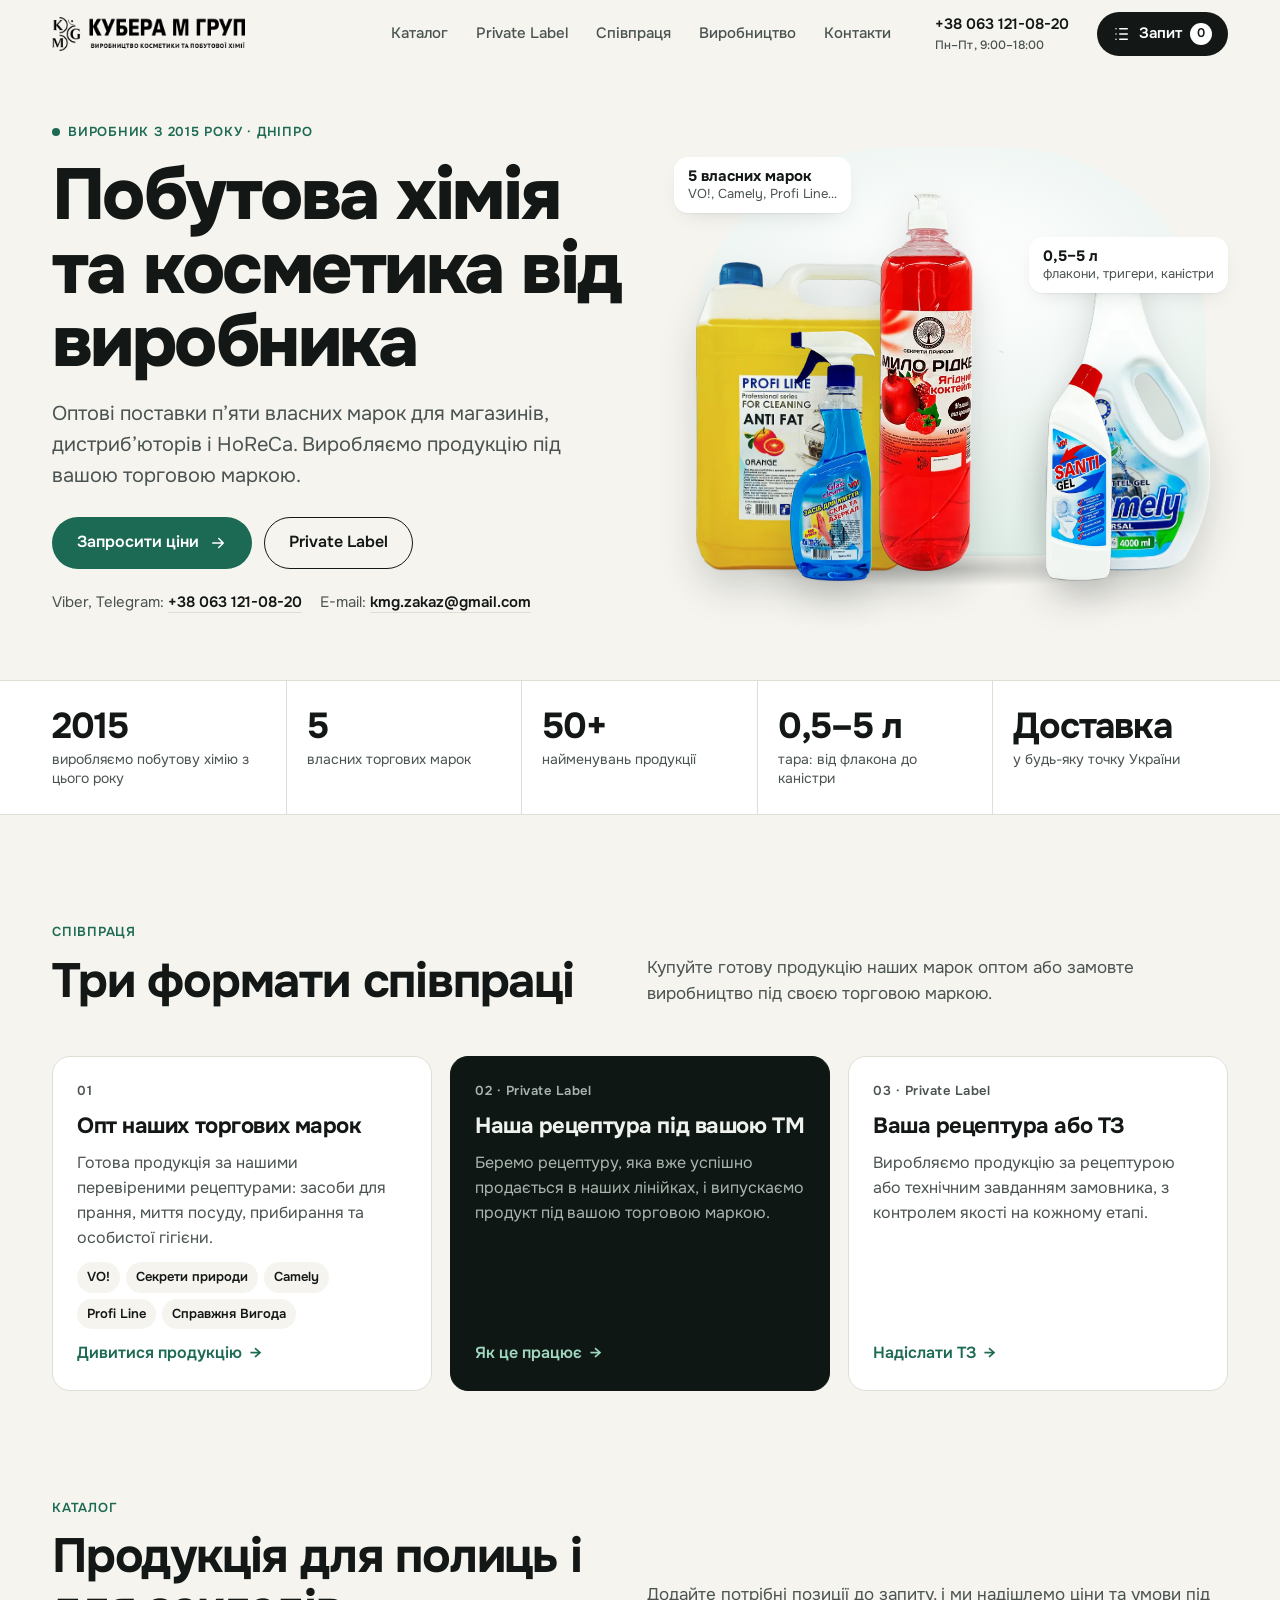
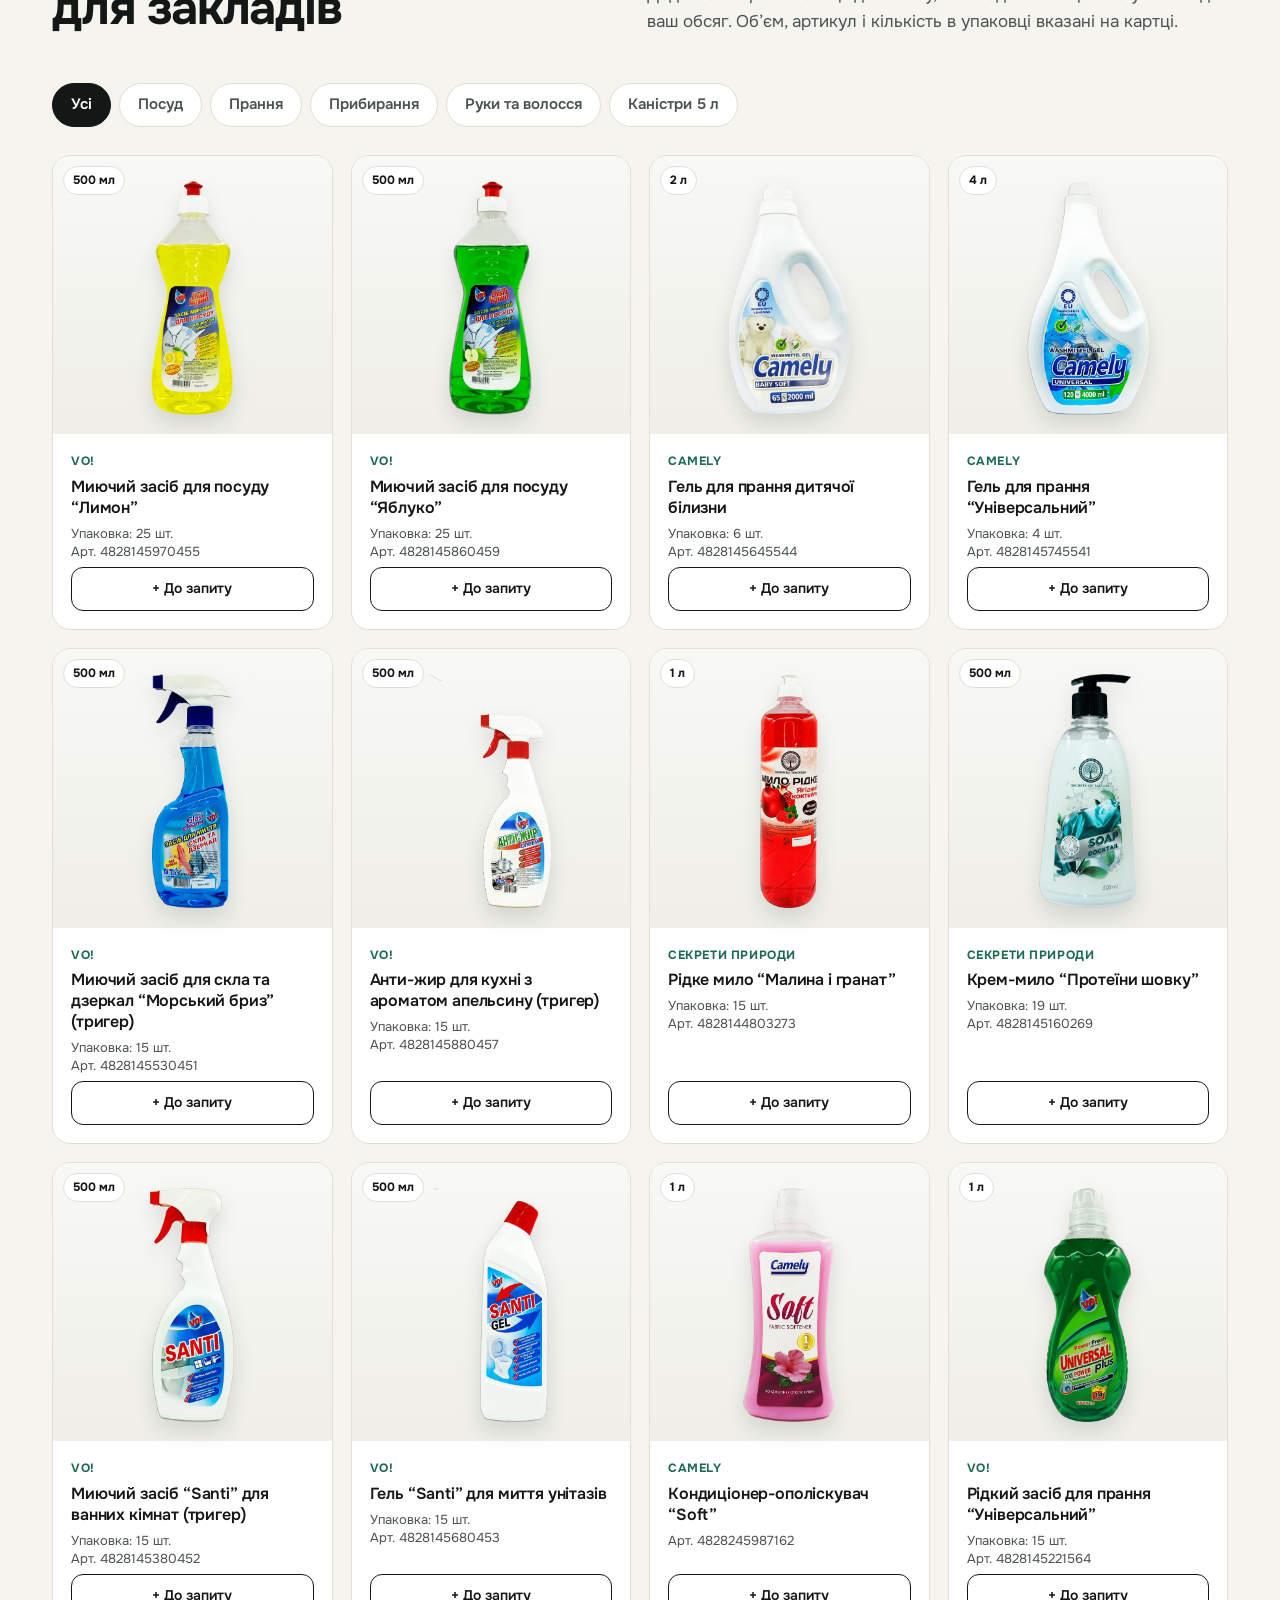
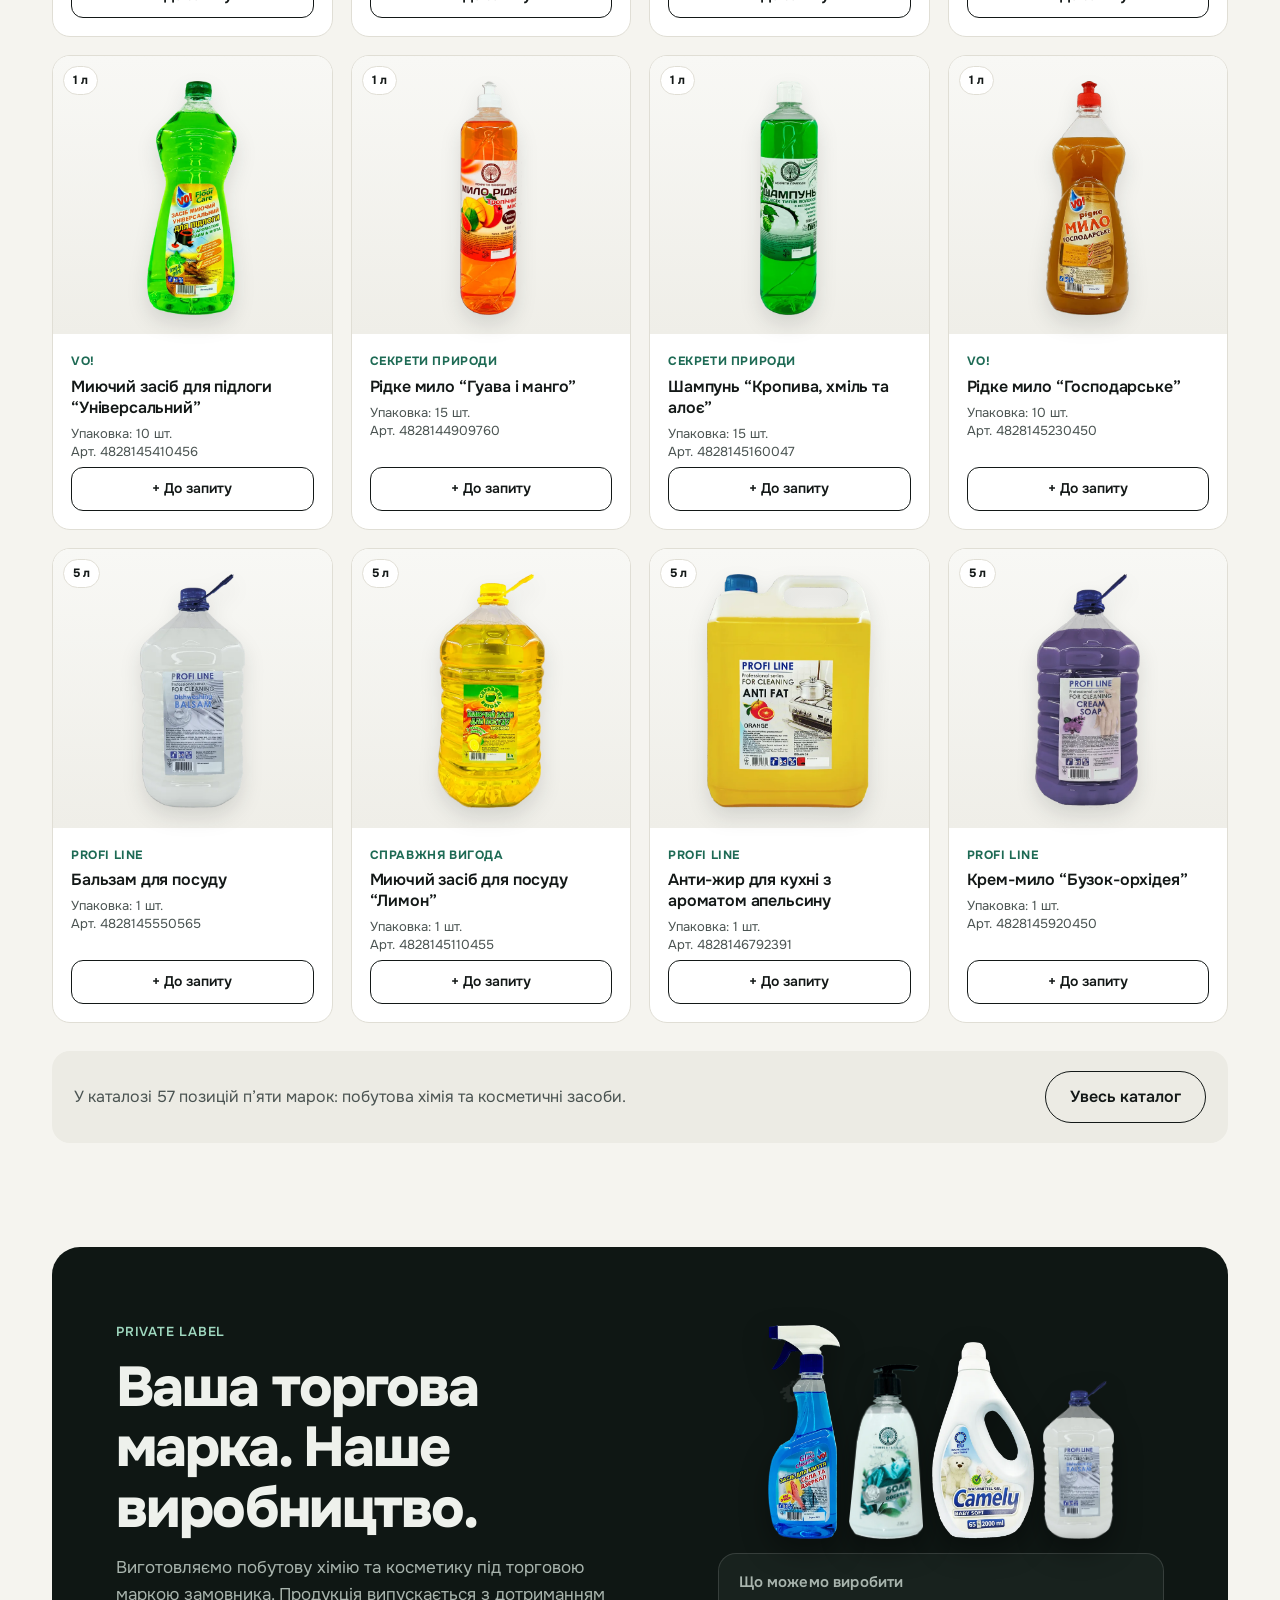
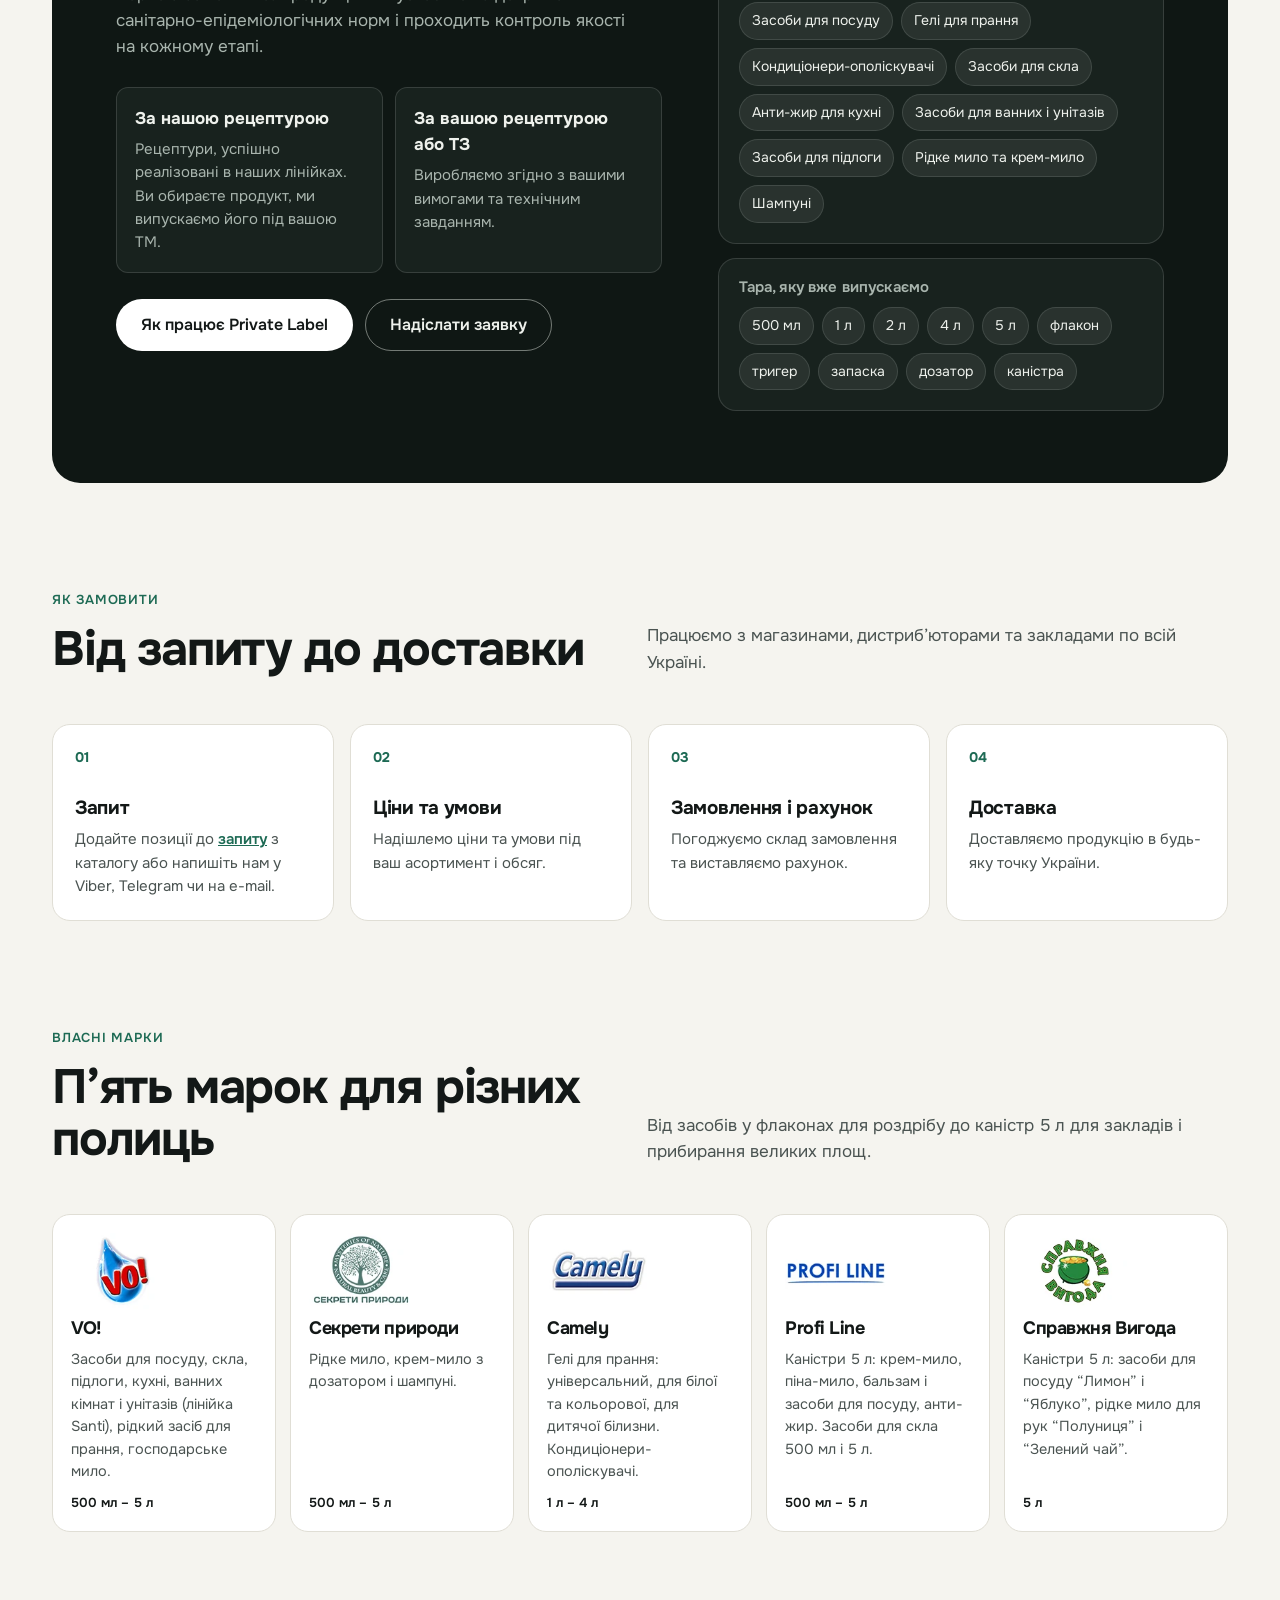
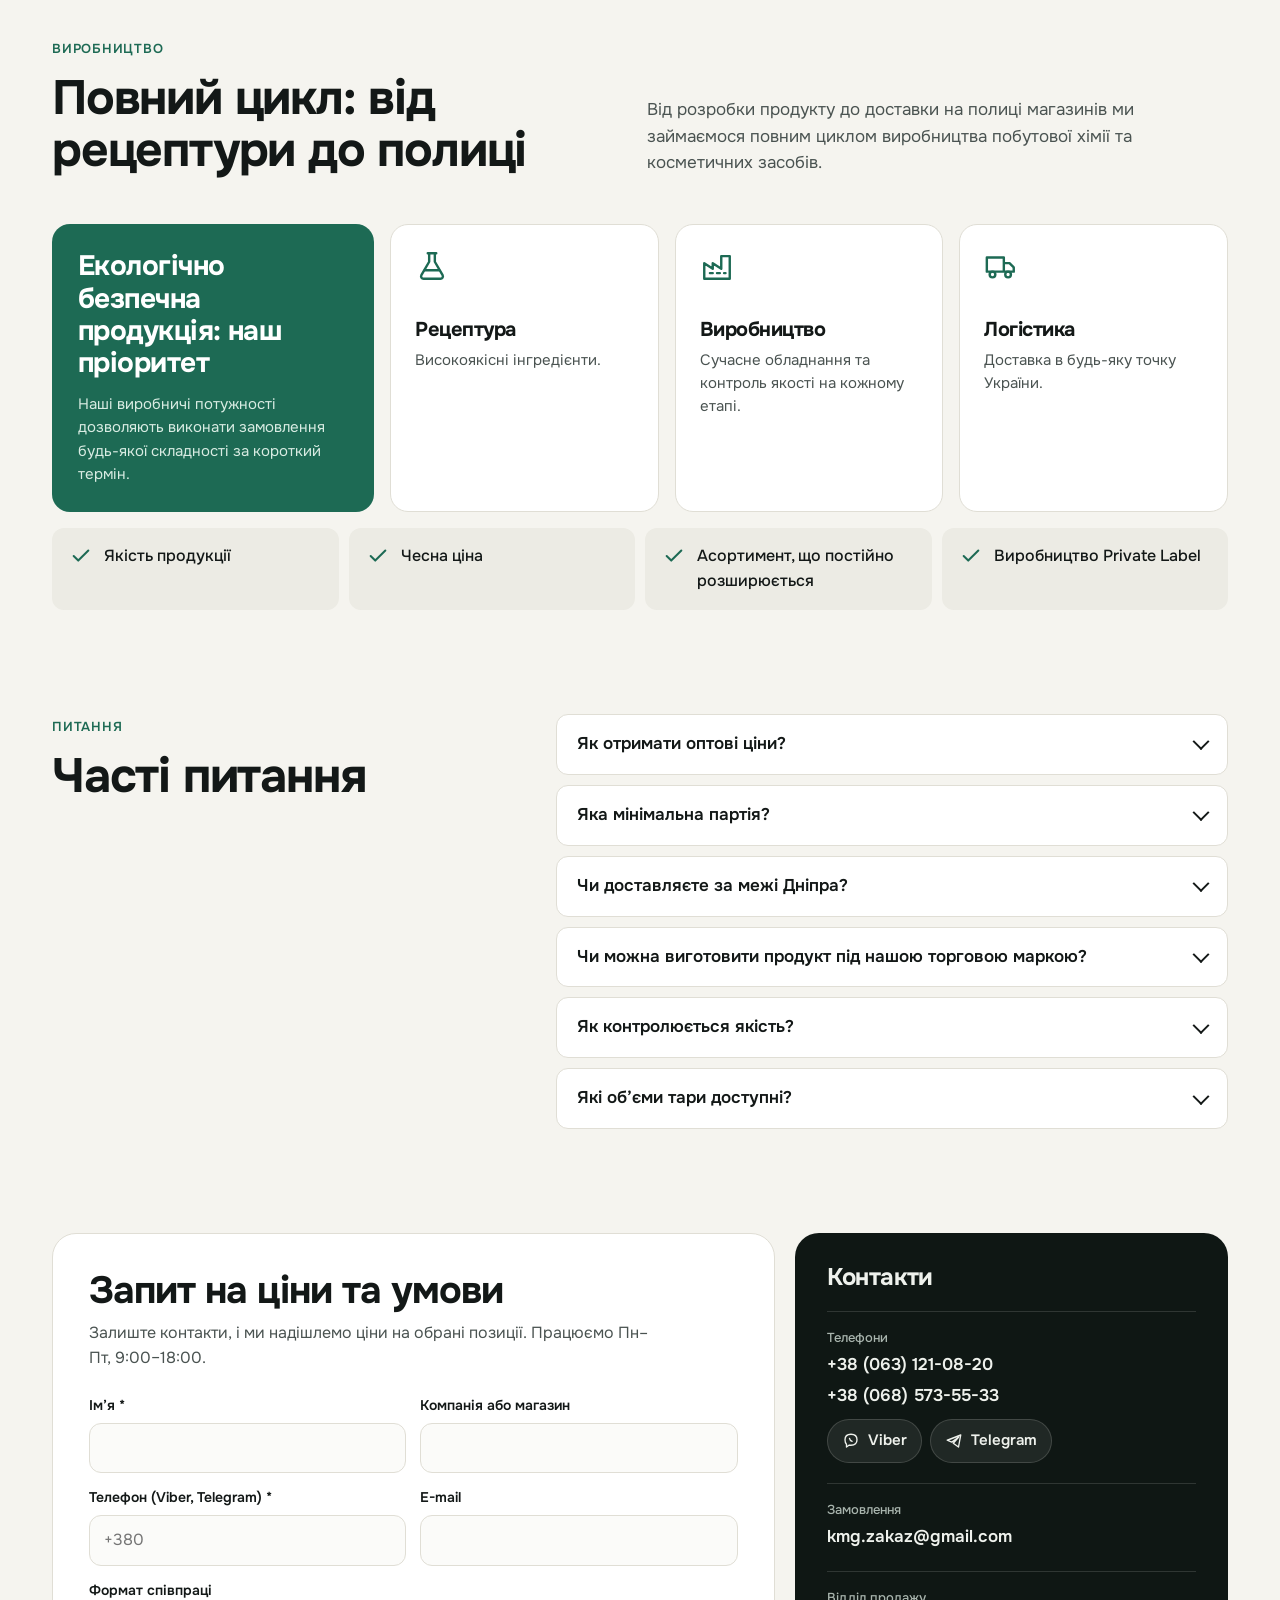
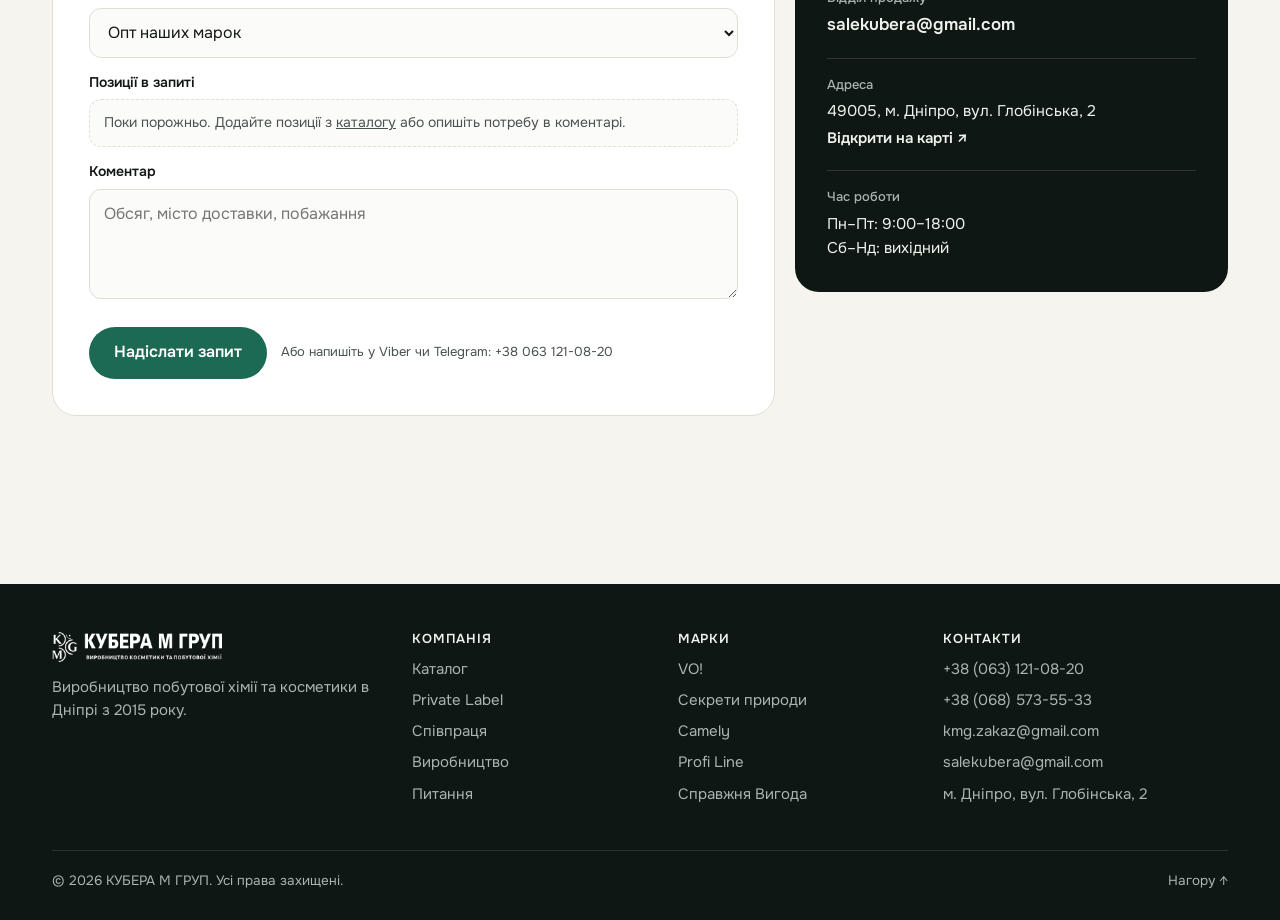
<file: index.html>
<!doctype html>
<html lang="uk">
<head>
<meta charset="utf-8">
<meta name="viewport" content="width=device-width, initial-scale=1">
<title>КУБЕРА М ГРУП: побутова хімія та косметика від виробника, Дніпро</title>
<meta name="description" content="Виробник побутової хімії та косметики з Дніпра. Опт п’яти власних марок (VO!, Секрети природи, Camely, Profi Line, Справжня Вигода) і виробництво під вашою торговою маркою. Доставка по Україні.">
<meta name="theme-color" content="#f5f4ef">
<link rel="preconnect" href="https://fonts.googleapis.com">
<link rel="preconnect" href="https://fonts.gstatic.com" crossorigin>
<link href="https://fonts.googleapis.com/css2?family=Onest:wght@400;500;600;700;800&display=swap" rel="stylesheet">
<link rel="stylesheet" href="styles.css">
</head>
<body>
<a class="skip" href="#main">Перейти до змісту</a>

<header class="hdr" id="top">
  <div class="wrap hdr-in">
    <a class="logo" href="index.html" aria-label="КУБЕРА М ГРУП, на головну"><img src="img/logo-kubera.png" alt="КУБЕРА М ГРУП" width="500" height="88"></a>
    <nav class="nav" aria-label="Головне меню">
      <a href="#katalog">Каталог</a>
      <a href="private-label.html">Private Label</a>
      <a href="#spivpratsia">Співпраця</a>
      <a href="#vyrobnytstvo">Виробництво</a>
      <a href="#kontakty">Контакти</a>
    </nav>
    <a class="hdr-tel" href="tel:+380631210820">+38 063 121-08-20<small>Пн–Пт, 9:00–18:00</small></a>
    <a class="quote-btn" href="#zapyt" aria-label="Мій запит на ціни"><svg width="18" height="18" viewBox="0 0 24 24" fill="none" stroke="currentColor" stroke-width="2" stroke-linecap="round" stroke-linejoin="round" aria-hidden="true"><path d="M9 5h10M9 12h10M9 19h10M4 5h.01M4 12h.01M4 19h.01"/></svg><span class="q-label">Запит</span><span class="count" data-qcount>0</span></a>
    <button class="burger" type="button" aria-expanded="false" aria-controls="mnav" aria-label="Відкрити меню"><span></span></button>
  </div>
  <nav class="mnav" id="mnav" aria-label="Мобільне меню">
    <a href="#katalog">Каталог</a>
    <a href="private-label.html">Private Label</a>
    <a href="#spivpratsia">Співпраця</a>
    <a href="#vyrobnytstvo">Виробництво</a>
    <a href="#kontakty">Контакти</a>
    <a class="mnav-tel" href="tel:+380631210820">+38 063 121-08-20 · Viber, Telegram</a>
  </nav>
</header>

<main id="main">

  <section class="hero" aria-labelledby="h1">
    <div class="wrap hero-grid">
      <div>
        <span class="eyebrow">Виробник з 2015 року · Дніпро</span>
        <h1 id="h1">Побутова хімія та косметика від виробника</h1>
        <p class="lead">Оптові поставки п’яти власних марок для магазинів, дистриб’юторів і HoReCa. Виробляємо продукцію під вашою торговою маркою.</p>
        <div class="hero-cta">
          <a class="btn btn-primary" href="#zapyt">Запросити ціни
            <svg viewBox="0 0 24 24" fill="none" stroke="currentColor" stroke-width="2" stroke-linecap="round" stroke-linejoin="round" aria-hidden="true"><path d="M5 12h14M13 6l6 6-6 6"/></svg></a>
          <a class="btn btn-ghost" href="private-label.html">Private Label</a>
        </div>
        <p class="hero-contact"><span>Viber, Telegram: <a href="tel:+380631210820">+38 063 121-08-20</a></span><span>E-mail: <a href="mailto:kmg.zakaz@gmail.com">kmg.zakaz@gmail.com</a></span></p>
      </div>
      <div class="stage" role="img" aria-label="Продукція марок Profi Line, Camely, Секрети природи та VO!">
        <img class="p1" src="img/pl-antyzhyr-5l.webp" alt="" width="505" height="720">
        <img class="p2" src="img/camely-hel-universal-4l.webp" alt="" width="375" height="720">
        <img class="p3" src="img/sp-mylo-malyna-1l.webp" alt="" width="178" height="720">
        <img class="p4" src="img/vo-sklo-tryher-500.webp" alt="" width="245" height="720">
        <img class="p5" src="img/vo-santi-unitaz-500.webp" alt="" width="354" height="720">
        <div class="stage-tag t1"><b>5 власних марок</b>VO!, Camely, Profi Line…</div>
        <div class="stage-tag t2"><b>0,5–5 л</b>флакони, тригери, каністри</div>
      </div>
    </div>
  </section>

  <section class="facts" aria-label="Коротко про компанію">
    <div class="wrap">
      <ul>
        <li><b>2015</b><span>виробляємо побутову хімію з цього року</span></li>
        <li><b>5</b><span>власних торгових марок</span></li>
        <li><b>50+</b><span>найменувань продукції</span></li>
        <li><b>0,5–5 л</b><span>тара: від флакона до каністри</span></li>
        <li><b>Доставка</b><span>у будь-яку точку України</span></li>
      </ul>
    </div>
  </section>

  <section class="sec" id="spivpratsia" aria-labelledby="h-formats">
    <div class="wrap">
      <div class="sec-head">
        <div><span class="kicker">Співпраця</span><h2 id="h-formats" style="margin-top:12px">Три формати співпраці</h2></div>
        <p>Купуйте готову продукцію наших марок оптом або замовте виробництво під своєю торговою маркою.</p>
      </div>
      <div class="formats">
        <article class="fmt">
          <span class="num">01</span>
          <h3>Опт наших торгових марок</h3>
          <p>Готова продукція за нашими перевіреними рецептурами: засоби для прання, миття посуду, прибирання та особистої гігієни.</p>
          <div class="brands"><span>VO!</span><span>Секрети природи</span><span>Camely</span><span>Profi Line</span><span>Справжня Вигода</span></div>
          <a class="go" href="#katalog">Дивитися продукцію <span aria-hidden="true">→</span></a>
        </article>
        <article class="fmt hl">
          <span class="num">02 · Private Label</span>
          <h3>Наша рецептура під вашою ТМ</h3>
          <p>Беремо рецептуру, яка вже успішно продається в наших лінійках, і випускаємо продукт під вашою торговою маркою.</p>
          <a class="go" href="private-label.html">Як це працює <span aria-hidden="true">→</span></a>
        </article>
        <article class="fmt">
          <span class="num">03 · Private Label</span>
          <h3>Ваша рецептура або ТЗ</h3>
          <p>Виробляємо продукцію за рецептурою або технічним завданням замовника, з контролем якості на кожному етапі.</p>
          <a class="go" href="private-label.html#zayavka">Надіслати ТЗ <span aria-hidden="true">→</span></a>
        </article>
      </div>
    </div>
  </section>

  <section class="sec" id="katalog" aria-labelledby="h-cat" style="padding-top:0">
    <div class="wrap">
      <div class="sec-head">
        <div><span class="kicker">Каталог</span><h2 id="h-cat" style="margin-top:12px">Продукція для полиць і для закладів</h2></div>
        <p>Додайте потрібні позиції до запиту, і ми надішлемо ціни та умови під ваш обсяг. Об’єм, артикул і кількість в упаковці вказані на картці.</p>
      </div>
      <div class="tabs" role="tablist" aria-label="Категорії продукції">
        <button class="tab" role="tab" aria-selected="true" data-f="all">Усі</button>
        <button class="tab" role="tab" aria-selected="false" data-f="posud">Посуд</button>
        <button class="tab" role="tab" aria-selected="false" data-f="prannya">Прання</button>
        <button class="tab" role="tab" aria-selected="false" data-f="prybyr">Прибирання</button>
        <button class="tab" role="tab" aria-selected="false" data-f="dohlyad">Руки та волосся</button>
        <button class="tab" role="tab" aria-selected="false" data-f="l5">Каністри 5 л</button>
      </div>
      <div class="grid" id="pgrid">
        <article class="pcard" data-cat="posud">
          <div class="pimg"><span class="vol">500 мл</span><img src="img/vo-posud-lymon-500.webp" alt="VO! Миючий засіб для посуду “Лимон”, 500 мл" width="252" height="720" loading="lazy"></div>
          <div class="pbody"><span class="pbrand">VO!</span><h3 class="pname">Миючий засіб для посуду “Лимон”</h3><p class="pmeta"><span>Упаковка: 25 шт.</span><span>Арт. 4828145970455</span></p>
            <button class="padd" type="button" aria-pressed="false" data-q="VO! Миючий засіб для посуду “Лимон”, 500 мл">+ До запиту</button></div>
        </article>
        <article class="pcard" data-cat="posud">
          <div class="pimg"><span class="vol">500 мл</span><img src="img/vo-posud-yabluko-500.webp" alt="VO! Миючий засіб для посуду “Яблуко”, 500 мл" width="256" height="720" loading="lazy"></div>
          <div class="pbody"><span class="pbrand">VO!</span><h3 class="pname">Миючий засіб для посуду “Яблуко”</h3><p class="pmeta"><span>Упаковка: 25 шт.</span><span>Арт. 4828145860459</span></p>
            <button class="padd" type="button" aria-pressed="false" data-q="VO! Миючий засіб для посуду “Яблуко”, 500 мл">+ До запиту</button></div>
        </article>
        <article class="pcard" data-cat="prannya">
          <div class="pimg"><span class="vol">2 л</span><img src="img/camely-hel-dytyachyj-2l.webp" alt="Camely Гель для прання дитячої білизни, 2 л" width="374" height="720" loading="lazy"></div>
          <div class="pbody"><span class="pbrand">Camely</span><h3 class="pname">Гель для прання дитячої білизни</h3><p class="pmeta"><span>Упаковка: 6 шт.</span><span>Арт. 4828145645544</span></p>
            <button class="padd" type="button" aria-pressed="false" data-q="Camely Гель для прання дитячої білизни, 2 л">+ До запиту</button></div>
        </article>
        <article class="pcard" data-cat="prannya">
          <div class="pimg"><span class="vol">4 л</span><img src="img/camely-hel-universal-4l.webp" alt="Camely Гель для прання “Універсальний”, 4 л" width="375" height="720" loading="lazy"></div>
          <div class="pbody"><span class="pbrand">Camely</span><h3 class="pname">Гель для прання “Універсальний”</h3><p class="pmeta"><span>Упаковка: 4 шт.</span><span>Арт. 4828145745541</span></p>
            <button class="padd" type="button" aria-pressed="false" data-q="Camely Гель для прання “Універсальний”, 4 л">+ До запиту</button></div>
        </article>
        <article class="pcard" data-cat="prybyr">
          <div class="pimg"><span class="vol">500 мл</span><img src="img/vo-sklo-tryher-500.webp" alt="VO! Миючий засіб для скла та дзеркал “Морський бриз” (тригер), 500 мл" width="245" height="720" loading="lazy"></div>
          <div class="pbody"><span class="pbrand">VO!</span><h3 class="pname">Миючий засіб для скла та дзеркал “Морський бриз” (тригер)</h3><p class="pmeta"><span>Упаковка: 15 шт.</span><span>Арт. 4828145530451</span></p>
            <button class="padd" type="button" aria-pressed="false" data-q="VO! Миючий засіб для скла та дзеркал “Морський бриз” (тригер), 500 мл">+ До запиту</button></div>
        </article>
        <article class="pcard" data-cat="prybyr">
          <div class="pimg"><span class="vol">500 мл</span><img src="img/vo-antyzhyr-tryher-500.webp" alt="VO! Анти-жир для кухні з ароматом апельсину (тригер), 500 мл" width="371" height="720" loading="lazy"></div>
          <div class="pbody"><span class="pbrand">VO!</span><h3 class="pname">Анти-жир для кухні з ароматом апельсину (тригер)</h3><p class="pmeta"><span>Упаковка: 15 шт.</span><span>Арт. 4828145880457</span></p>
            <button class="padd" type="button" aria-pressed="false" data-q="VO! Анти-жир для кухні з ароматом апельсину (тригер), 500 мл">+ До запиту</button></div>
        </article>
        <article class="pcard" data-cat="dohlyad">
          <div class="pimg"><span class="vol">1 л</span><img src="img/sp-mylo-malyna-1l.webp" alt="Секрети природи Рідке мило “Малина і гранат”, 1 л" width="178" height="720" loading="lazy"></div>
          <div class="pbody"><span class="pbrand">Секрети природи</span><h3 class="pname">Рідке мило “Малина і гранат”</h3><p class="pmeta"><span>Упаковка: 15 шт.</span><span>Арт. 4828144803273</span></p>
            <button class="padd" type="button" aria-pressed="false" data-q="Секрети природи Рідке мило “Малина і гранат”, 1 л">+ До запиту</button></div>
        </article>
        <article class="pcard" data-cat="dohlyad">
          <div class="pimg"><span class="vol">500 мл</span><img src="img/sp-krem-mylo-shovk-500.webp" alt="Секрети природи Крем-мило “Протеїни шовку”, 500 мл" width="302" height="720" loading="lazy"></div>
          <div class="pbody"><span class="pbrand">Секрети природи</span><h3 class="pname">Крем-мило “Протеїни шовку”</h3><p class="pmeta"><span>Упаковка: 19 шт.</span><span>Арт. 4828145160269</span></p>
            <button class="padd" type="button" aria-pressed="false" data-q="Секрети природи Крем-мило “Протеїни шовку”, 500 мл">+ До запиту</button></div>
        </article>
        <article class="pcard" data-cat="prybyr">
          <div class="pimg"><span class="vol">500 мл</span><img src="img/vo-santi-vanna-500.webp" alt="VO! Миючий засіб “Santi” для ванних кімнат (тригер), 500 мл" width="258" height="720" loading="lazy"></div>
          <div class="pbody"><span class="pbrand">VO!</span><h3 class="pname">Миючий засіб “Santi” для ванних кімнат (тригер)</h3><p class="pmeta"><span>Упаковка: 15 шт.</span><span>Арт. 4828145380452</span></p>
            <button class="padd" type="button" aria-pressed="false" data-q="VO! Миючий засіб “Santi” для ванних кімнат (тригер), 500 мл">+ До запиту</button></div>
        </article>
        <article class="pcard" data-cat="prybyr">
          <div class="pimg"><span class="vol">500 мл</span><img src="img/vo-santi-unitaz-500.webp" alt="VO! Гель “Santi” для миття унітазів, 500 мл" width="354" height="720" loading="lazy"></div>
          <div class="pbody"><span class="pbrand">VO!</span><h3 class="pname">Гель “Santi” для миття унітазів</h3><p class="pmeta"><span>Упаковка: 15 шт.</span><span>Арт. 4828145680453</span></p>
            <button class="padd" type="button" aria-pressed="false" data-q="VO! Гель “Santi” для миття унітазів, 500 мл">+ До запиту</button></div>
        </article>
        <article class="pcard" data-cat="prannya">
          <div class="pimg"><span class="vol">1 л</span><img src="img/camely-soft-1l.webp" alt="Camely Кондиціонер-ополіскувач “Soft”, 1 л" width="283" height="720" loading="lazy"></div>
          <div class="pbody"><span class="pbrand">Camely</span><h3 class="pname">Кондиціонер-ополіскувач “Soft”</h3><p class="pmeta"><span>Арт. 4828245987162</span></p>
            <button class="padd" type="button" aria-pressed="false" data-q="Camely Кондиціонер-ополіскувач “Soft”, 1 л">+ До запиту</button></div>
        </article>
        <article class="pcard" data-cat="prannya">
          <div class="pimg"><span class="vol">1 л</span><img src="img/vo-prannya-universal-1l.webp" alt="VO! Рідкий засіб для прання “Універсальний”, 1 л" width="268" height="720" loading="lazy"></div>
          <div class="pbody"><span class="pbrand">VO!</span><h3 class="pname">Рідкий засіб для прання “Універсальний”</h3><p class="pmeta"><span>Упаковка: 15 шт.</span><span>Арт. 4828145221564</span></p>
            <button class="padd" type="button" aria-pressed="false" data-q="VO! Рідкий засіб для прання “Універсальний”, 1 л">+ До запиту</button></div>
        </article>
        <article class="pcard" data-cat="prybyr">
          <div class="pimg"><span class="vol">1 л</span><img src="img/vo-pidloha-1l.webp" alt="VO! Миючий засіб для підлоги “Універсальний”, 1 л" width="278" height="720" loading="lazy"></div>
          <div class="pbody"><span class="pbrand">VO!</span><h3 class="pname">Миючий засіб для підлоги “Універсальний”</h3><p class="pmeta"><span>Упаковка: 10 шт.</span><span>Арт. 4828145410456</span></p>
            <button class="padd" type="button" aria-pressed="false" data-q="VO! Миючий засіб для підлоги “Універсальний”, 1 л">+ До запиту</button></div>
        </article>
        <article class="pcard" data-cat="dohlyad">
          <div class="pimg"><span class="vol">1 л</span><img src="img/sp-mylo-guava-1l.webp" alt="Секрети природи Рідке мило “Гуава і манго”, 1 л" width="192" height="720" loading="lazy"></div>
          <div class="pbody"><span class="pbrand">Секрети природи</span><h3 class="pname">Рідке мило “Гуава і манго”</h3><p class="pmeta"><span>Упаковка: 15 шт.</span><span>Арт. 4828144909760</span></p>
            <button class="padd" type="button" aria-pressed="false" data-q="Секрети природи Рідке мило “Гуава і манго”, 1 л">+ До запиту</button></div>
        </article>
        <article class="pcard" data-cat="dohlyad">
          <div class="pimg"><span class="vol">1 л</span><img src="img/sp-shampun-kropyva-1l.webp" alt="Секрети природи Шампунь “Кропива, хміль та алоє”, 1 л" width="180" height="720" loading="lazy"></div>
          <div class="pbody"><span class="pbrand">Секрети природи</span><h3 class="pname">Шампунь “Кропива, хміль та алоє”</h3><p class="pmeta"><span>Упаковка: 15 шт.</span><span>Арт. 4828145160047</span></p>
            <button class="padd" type="button" aria-pressed="false" data-q="Секрети природи Шампунь “Кропива, хміль та алоє”, 1 л">+ До запиту</button></div>
        </article>
        <article class="pcard" data-cat="prannya">
          <div class="pimg"><span class="vol">1 л</span><img src="img/vo-mylo-hospodarske-1l.webp" alt="VO! Рідке мило “Господарське”, 1 л" width="257" height="720" loading="lazy"></div>
          <div class="pbody"><span class="pbrand">VO!</span><h3 class="pname">Рідке мило “Господарське”</h3><p class="pmeta"><span>Упаковка: 10 шт.</span><span>Арт. 4828145230450</span></p>
            <button class="padd" type="button" aria-pressed="false" data-q="VO! Рідке мило “Господарське”, 1 л">+ До запиту</button></div>
        </article>
        <article class="pcard" data-cat="posud l5">
          <div class="pimg"><span class="vol">5 л</span><img src="img/pl-balzam-5l.webp" alt="Profi Line Бальзам для посуду, 5 л" width="322" height="720" loading="lazy"></div>
          <div class="pbody"><span class="pbrand">Profi Line</span><h3 class="pname">Бальзам для посуду</h3><p class="pmeta"><span>Упаковка: 1 шт.</span><span>Арт. 4828145550565</span></p>
            <button class="padd" type="button" aria-pressed="false" data-q="Profi Line Бальзам для посуду, 5 л">+ До запиту</button></div>
        </article>
        <article class="pcard" data-cat="posud l5">
          <div class="pimg"><span class="vol">5 л</span><img src="img/sv-posud-lymon-5l.webp" alt="Справжня Вигода Миючий засіб для посуду “Лимон”, 5 л" width="333" height="720" loading="lazy"></div>
          <div class="pbody"><span class="pbrand">Справжня Вигода</span><h3 class="pname">Миючий засіб для посуду “Лимон”</h3><p class="pmeta"><span>Упаковка: 1 шт.</span><span>Арт. 4828145110455</span></p>
            <button class="padd" type="button" aria-pressed="false" data-q="Справжня Вигода Миючий засіб для посуду “Лимон”, 5 л">+ До запиту</button></div>
        </article>
        <article class="pcard" data-cat="prybyr l5">
          <div class="pimg"><span class="vol">5 л</span><img src="img/pl-antyzhyr-5l.webp" alt="Profi Line Анти-жир для кухні з ароматом апельсину, 5 л" width="505" height="720" loading="lazy"></div>
          <div class="pbody"><span class="pbrand">Profi Line</span><h3 class="pname">Анти-жир для кухні з ароматом апельсину</h3><p class="pmeta"><span>Упаковка: 1 шт.</span><span>Арт. 4828146792391</span></p>
            <button class="padd" type="button" aria-pressed="false" data-q="Profi Line Анти-жир для кухні з ароматом апельсину, 5 л">+ До запиту</button></div>
        </article>
        <article class="pcard" data-cat="dohlyad l5">
          <div class="pimg"><span class="vol">5 л</span><img src="img/pl-krem-mylo-buzok-5l.webp" alt="Profi Line Крем-мило “Бузок-орхідея”, 5 л" width="322" height="720" loading="lazy"></div>
          <div class="pbody"><span class="pbrand">Profi Line</span><h3 class="pname">Крем-мило “Бузок-орхідея”</h3><p class="pmeta"><span>Упаковка: 1 шт.</span><span>Арт. 4828145920450</span></p>
            <button class="padd" type="button" aria-pressed="false" data-q="Profi Line Крем-мило “Бузок-орхідея”, 5 л">+ До запиту</button></div>
        </article>
      </div>
      <div class="cat-foot">
        <p>У каталозі 57 позицій п’яти марок: побутова хімія та косметичні засоби.</p>
        <a class="btn btn-ghost" href="http://kubera.dp.ua/katalog-produkcii/">Увесь каталог</a>
      </div>
    </div>
  </section>

  <section class="sec" id="private-label" aria-labelledby="h-pl" style="padding-top:0">
    <div class="wrap">
      <div class="pl">
        <div class="pl-in">
          <div>
            <span class="kicker">Private Label</span>
            <h2 id="h-pl">Ваша торгова марка. Наше виробництво.</h2>
            <p class="lead">Виготовляємо побутову хімію та косметику під торговою маркою замовника. Продукція випускається з дотриманням санітарно-епідеміологічних норм і проходить контроль якості на кожному етапі.</p>
            <div class="pl-models">
              <div class="pl-model"><b>За нашою рецептурою</b><p>Рецептури, успішно реалізовані в наших лінійках. Ви обираєте продукт, ми випускаємо його під вашою ТМ.</p></div>
              <div class="pl-model"><b>За вашою рецептурою або ТЗ</b><p>Виробляємо згідно з вашими вимогами та технічним завданням.</p></div>
            </div>
            <div class="pl-cta">
              <a class="btn btn-light" href="private-label.html">Як працює Private Label</a>
              <a class="btn btn-line-light" href="private-label.html#zayavka">Надіслати заявку</a>
            </div>
          </div>
          <div class="pl-side">
            <div class="pl-shelf" aria-hidden="true">
              <img src="img/vo-sklo-tryher-500.webp" alt="" width="245" height="720" loading="lazy">
              <img src="img/sp-krem-mylo-shovk-500.webp" alt="" width="302" height="720" loading="lazy">
              <img src="img/camely-hel-dytyachyj-2l.webp" alt="" width="374" height="720" loading="lazy">
              <img src="img/pl-balzam-5l.webp" alt="" width="322" height="720" loading="lazy">
            </div>
            <div class="pl-box">
              <h3>Що можемо виробити</h3>
              <ul class="chips">
                <li>Засоби для посуду</li><li>Гелі для прання</li><li>Кондиціонери-ополіскувачі</li><li>Засоби для скла</li><li>Анти-жир для кухні</li><li>Засоби для ванних і унітазів</li><li>Засоби для підлоги</li><li>Рідке мило та крем-мило</li><li>Шампуні</li>
              </ul>
            </div>
            <div class="pl-box">
              <h3>Тара, яку вже випускаємо</h3>
              <ul class="chips">
                <li>500 мл</li><li>1 л</li><li>2 л</li><li>4 л</li><li>5 л</li><li>флакон</li><li>тригер</li><li>запаска</li><li>дозатор</li><li>каністра</li>
              </ul>
            </div>
          </div>
        </div>
      </div>
    </div>
  </section>

  <section class="sec" id="yak-zamovyty" aria-labelledby="h-steps" style="padding-top:0">
    <div class="wrap">
      <div class="sec-head">
        <div><span class="kicker">Як замовити</span><h2 id="h-steps" style="margin-top:12px">Від запиту до доставки</h2></div>
        <p>Працюємо з магазинами, дистриб’юторами та закладами по всій Україні.</p>
      </div>
      <ol class="steps" style="list-style:none;margin:0;padding:0">
        <li class="step"><h3>Запит</h3><p>Додайте позиції до <a href="#zapyt">запиту</a> з каталогу або напишіть нам у Viber, Telegram чи на e-mail.</p></li>
        <li class="step"><h3>Ціни та умови</h3><p>Надішлемо ціни та умови під ваш асортимент і обсяг.</p></li>
        <li class="step"><h3>Замовлення і рахунок</h3><p>Погоджуємо склад замовлення та виставляємо рахунок.</p></li>
        <li class="step"><h3>Доставка</h3><p>Доставляємо продукцію в будь-яку точку України.</p></li>
      </ol>
    </div>
  </section>

  <section class="sec" id="marky" aria-labelledby="h-brands" style="padding-top:0">
    <div class="wrap">
      <div class="sec-head">
        <div><span class="kicker">Власні марки</span><h2 id="h-brands" style="margin-top:12px">П’ять марок для різних полиць</h2></div>
        <p>Від засобів у флаконах для роздрібу до каністр 5 л для закладів і прибирання великих площ.</p>
      </div>
      <div class="brands-grid">
        <article class="brand"><div class="brand-logo"><img src="img/brand-vo.webp" alt="Логотип VO!" width="150" height="110" loading="lazy"></div><h3>VO!</h3><p>Засоби для посуду, скла, підлоги, кухні, ванних кімнат і унітазів (лінійка Santi), рідкий засіб для прання, господарське мило.</p><span class="range">500 мл – 5 л</span></article>
        <article class="brand"><div class="brand-logo"><img src="img/brand-sekrety-pryrody.webp" alt="Логотип Секрети природи" width="150" height="110" loading="lazy"></div><h3>Секрети природи</h3><p>Рідке мило, крем-мило з дозатором і шампуні.</p><span class="range">500 мл – 5 л</span></article>
        <article class="brand"><div class="brand-logo"><img src="img/brand-camely.webp" alt="Логотип Camely" width="150" height="110" loading="lazy"></div><h3>Camely</h3><p>Гелі для прання: універсальний, для білої та кольорової, для дитячої білизни. Кондиціонери-ополіскувачі.</p><span class="range">1 л – 4 л</span></article>
        <article class="brand"><div class="brand-logo"><img src="img/brand-profi-line.webp" alt="Логотип Profi Line" width="150" height="110" loading="lazy"></div><h3>Profi Line</h3><p>Каністри 5 л: крем-мило, піна-мило, бальзам і засоби для посуду, анти-жир. Засоби для скла 500 мл і 5 л.</p><span class="range">500 мл – 5 л</span></article>
        <article class="brand"><div class="brand-logo"><img src="img/brand-spravzhnya-vyhoda.webp" alt="Логотип Справжня Вигода" width="150" height="110" loading="lazy"></div><h3>Справжня Вигода</h3><p>Каністри 5 л: засоби для посуду “Лимон” і “Яблуко”, рідке мило для рук “Полуниця” і “Зелений чай”.</p><span class="range">5 л</span></article>
      </div>
    </div>
  </section>

  <section class="sec" id="vyrobnytstvo" aria-labelledby="h-prod" style="padding-top:0">
    <div class="wrap">
      <div class="sec-head">
        <div><span class="kicker">Виробництво</span><h2 id="h-prod" style="margin-top:12px">Повний цикл: від рецептури до полиці</h2></div>
        <p>Від розробки продукту до доставки на полиці магазинів ми займаємося повним циклом виробництва побутової хімії та косметичних засобів.</p>
      </div>
      <div class="prod">
        <div class="prod-intro">
          <h3>Екологічно безпечна продукція: наш пріоритет</h3>
          <p>Наші виробничі потужності дозволяють виконати замовлення будь-якої складності за короткий термін.</p>
        </div>
        <div class="pillar">
          <svg viewBox="0 0 24 24" fill="none" stroke="currentColor" stroke-width="1.7" stroke-linecap="round" stroke-linejoin="round" aria-hidden="true"><path d="M9 3h6M10 3v6L4.5 18.5A1.7 1.7 0 0 0 6 21h12a1.7 1.7 0 0 0 1.5-2.5L14 9V3"/><path d="M7 15h10"/></svg>
          <h3>Рецептура</h3><p>Високоякісні інгредієнти.</p>
        </div>
        <div class="pillar">
          <svg viewBox="0 0 24 24" fill="none" stroke="currentColor" stroke-width="1.7" stroke-linecap="round" stroke-linejoin="round" aria-hidden="true"><path d="M3 21V10l6 4V10l6 4V5h6v16H3z"/><path d="M7 17h2M12 17h2M17 17h1"/></svg>
          <h3>Виробництво</h3><p>Сучасне обладнання та контроль якості на кожному етапі.</p>
        </div>
        <div class="pillar">
          <svg viewBox="0 0 24 24" fill="none" stroke="currentColor" stroke-width="1.7" stroke-linecap="round" stroke-linejoin="round" aria-hidden="true"><path d="M2 6h12v10H2zM14 10h4l3 3v3h-7"/><circle cx="6" cy="18" r="2"/><circle cx="17" cy="18" r="2"/></svg>
          <h3>Логістика</h3><p>Доставка в будь-яку точку України.</p>
        </div>
      </div>
      <ul class="pros" aria-label="Переваги співпраці">
        <li><svg viewBox="0 0 24 24" fill="none" stroke="currentColor" stroke-width="2.2" stroke-linecap="round" stroke-linejoin="round" aria-hidden="true"><path d="M20 6 9 17l-5-5"/></svg>Якість продукції</li>
        <li><svg viewBox="0 0 24 24" fill="none" stroke="currentColor" stroke-width="2.2" stroke-linecap="round" stroke-linejoin="round" aria-hidden="true"><path d="M20 6 9 17l-5-5"/></svg>Чесна ціна</li>
        <li><svg viewBox="0 0 24 24" fill="none" stroke="currentColor" stroke-width="2.2" stroke-linecap="round" stroke-linejoin="round" aria-hidden="true"><path d="M20 6 9 17l-5-5"/></svg>Асортимент, що постійно розширюється</li>
        <li><svg viewBox="0 0 24 24" fill="none" stroke="currentColor" stroke-width="2.2" stroke-linecap="round" stroke-linejoin="round" aria-hidden="true"><path d="M20 6 9 17l-5-5"/></svg>Виробництво Private Label</li>
      </ul>
    </div>
  </section>

  <section class="sec" id="faq" aria-labelledby="h-faq" style="padding-top:0">
    <div class="wrap faq-wrap">
      <div><span class="kicker">Питання</span><h2 id="h-faq" style="margin-top:12px;font-size:clamp(28px,5vw,48px)">Часті питання</h2></div>
      <div class="faq">
        <details><summary>Як отримати оптові ціни?</summary><p>Додайте позиції до запиту або напишіть нам у Viber, Telegram чи на e-mail. Надішлемо ціни та умови під ваш асортимент і обсяг.</p></details>
        <details><summary>Яка мінімальна партія?</summary><p>Залежить від продукту та тари. Кількість в упаковці вказана на картці кожного товару, решту умов уточнимо під ваш запит.</p></details>
        <details><summary>Чи доставляєте за межі Дніпра?</summary><p>Так, доставляємо в будь-яку точку України.</p></details>
        <details><summary>Чи можна виготовити продукт під нашою торговою маркою?</summary><p>Так: за нашою перевіреною рецептурою під вашу ТМ або за вашою рецептурою чи технічним завданням. Докладніше на сторінці <a href="private-label.html">Private Label</a>.</p></details>
        <details><summary>Як контролюється якість?</summary><p>Продукція випускається з дотриманням санітарно-епідеміологічних норм і проходить контроль якості на кожному етапі.</p></details>
        <details><summary>Які об’єми тари доступні?</summary><p>У наших лінійках: 500 мл (флакон, тригер, запаска, дозатор), 1 л, 2 л, 4 л і каністри 5 л.</p></details>
      </div>
    </div>
  </section>

  <section class="sec" id="zapyt" aria-labelledby="h-req" style="padding-top:0">
    <div class="wrap req">
      <form class="form" id="qform" novalidate>
        <div class="form-body">
          <h2 id="h-req">Запит на ціни та умови</h2>
          <p>Залиште контакти, і ми надішлемо ціни на обрані позиції. Працюємо Пн–Пт, 9:00–18:00.</p>
          <div class="fields">
            <div class="field"><label for="f-name">Ім’я *</label><input id="f-name" name="name" autocomplete="name" required><span class="err">Вкажіть ім’я</span></div>
            <div class="field"><label for="f-company">Компанія або магазин</label><input id="f-company" name="company" autocomplete="organization"></div>
            <div class="field"><label for="f-phone">Телефон (Viber, Telegram) *</label><input id="f-phone" name="phone" type="tel" autocomplete="tel" inputmode="tel" placeholder="+380" required><span class="err">Вкажіть номер телефону</span></div>
            <div class="field"><label for="f-email">E-mail</label><input id="f-email" name="email" type="email" autocomplete="email"></div>
            <div class="field full"><label for="f-type">Формат співпраці</label>
              <select id="f-type" name="type"><option>Опт наших марок</option><option>Private Label: наша рецептура</option><option>Виробництво за вашим ТЗ</option><option>Інше</option></select></div>
            <div class="field full"><span class="lbl" id="ql-lbl">Позиції в запиті</span>
              <div class="qlist" aria-labelledby="ql-lbl" aria-live="polite"><ul data-qlist></ul><p class="empty" data-qempty>Поки порожньо. Додайте позиції з <a href="#katalog">каталогу</a> або опишіть потребу в коментарі.</p></div></div>
            <div class="field full"><label for="f-msg">Коментар</label><textarea id="f-msg" name="msg" placeholder="Обсяг, місто доставки, побажання"></textarea></div>
          </div>
          <div class="form-foot">
            <button class="btn btn-primary" type="submit">Надіслати запит</button>
            <small>Або напишіть у Viber чи Telegram: +38 063 121-08-20</small>
          </div>
        </div>
        <div class="thanks" role="status">
          <div class="ok"><svg viewBox="0 0 24 24" fill="none" stroke="currentColor" stroke-width="2.4" stroke-linecap="round" stroke-linejoin="round" aria-hidden="true"><path d="M20 6 9 17l-5-5"/></svg></div>
          <h3>Дякуємо, запит прийнято</h3>
          <p>Менеджер зв’яжеться з вами в робочий час, Пн–Пт з 9:00 до 18:00. Якщо питання термінове, телефонуйте: <a href="tel:+380631210820">+38 063 121-08-20</a>.</p>
        </div>
      </form>

      <aside class="contacts" id="kontakty" aria-labelledby="h-contacts">
        <h2 id="h-contacts">Контакти</h2>
        <div class="c-row"><span class="lbl">Телефони</span><a href="tel:+380631210820">+38 (063) 121-08-20</a><a href="tel:+380685735533">+38 (068) 573-55-33</a>
          <div class="msgr">
            <a href="viber://chat?number=%2B380631210820"><svg viewBox="0 0 24 24" fill="none" stroke="currentColor" stroke-width="1.8" stroke-linecap="round" stroke-linejoin="round" aria-hidden="true"><path d="M12 3c5 0 8 2.6 8 7.3S17 17.6 12 17.6c-.8 0-1.6-.1-2.3-.2L6 20v-3.6C4.7 15.1 4 12.9 4 10.3 4 5.6 7 3 12 3z"/><path d="M10 8.5c.3 1.8 1.6 3.3 3.5 4"/></svg>Viber</a>
            <a href="https://t.me/+380631210820"><svg viewBox="0 0 24 24" fill="none" stroke="currentColor" stroke-width="1.8" stroke-linecap="round" stroke-linejoin="round" aria-hidden="true"><path d="M21 4 3 11l6 2.5L18 7l-7 8 7 5 3-16z"/></svg>Telegram</a>
          </div>
        </div>
        <div class="c-row"><span class="lbl">Замовлення</span><a href="mailto:kmg.zakaz@gmail.com">kmg.zakaz@gmail.com</a></div>
        <div class="c-row"><span class="lbl">Відділ продажу</span><a href="mailto:salekubera@gmail.com">salekubera@gmail.com</a></div>
        <div class="c-row"><span class="lbl">Адреса</span><p>49005, м. Дніпро, вул. Глобінська, 2</p><a href="https://www.google.com/maps/search/?api=1&amp;query=%D0%B2%D1%83%D0%BB.%20%D0%93%D0%BB%D0%BE%D0%B1%D1%96%D0%BD%D1%81%D1%8C%D0%BA%D0%B0%2C%202%2C%20%D0%94%D0%BD%D1%96%D0%BF%D1%80%D0%BE" target="_blank" rel="noopener" style="font-size:15px">Відкрити на карті ↗</a></div>
        <div class="c-row"><span class="lbl">Час роботи</span><p>Пн–Пт: 9:00–18:00<br>Сб–Нд: вихідний</p></div>
      </aside>
    </div>
  </section>

</main>

<footer class="ftr">
  <div class="wrap">
    <div class="ftr-grid">
      <div><a class="logo" href="index.html" aria-label="КУБЕРА М ГРУП, на головну"><img src="img/logo-kubera.png" alt="КУБЕРА М ГРУП" width="500" height="88" loading="lazy"></a>
        <p>Виробництво побутової хімії та косметики в Дніпрі з 2015 року.</p></div>
      <div><h3>Компанія</h3><ul><li><a href="#katalog">Каталог</a></li><li><a href="private-label.html">Private Label</a></li><li><a href="#spivpratsia">Співпраця</a></li><li><a href="#vyrobnytstvo">Виробництво</a></li><li><a href="#faq">Питання</a></li></ul></div>
      <div><h3>Марки</h3><ul><li>VO!</li><li>Секрети природи</li><li>Camely</li><li>Profi Line</li><li>Справжня Вигода</li></ul></div>
      <div><h3>Контакти</h3><ul><li><a href="tel:+380631210820">+38 (063) 121-08-20</a></li><li><a href="tel:+380685735533">+38 (068) 573-55-33</a></li><li><a href="mailto:kmg.zakaz@gmail.com">kmg.zakaz@gmail.com</a></li><li><a href="mailto:salekubera@gmail.com">salekubera@gmail.com</a></li><li>м. Дніпро, вул. Глобінська, 2</li></ul></div>
    </div>
    <div class="ftr-bottom"><span>© 2026 КУБЕРА М ГРУП. Усі права захищені.</span><a href="#top">Нагору ↑</a></div>
  </div>
</footer>

<nav class="mbar" aria-label="Швидкий зв’язок">
  <a href="tel:+380631210820"><svg viewBox="0 0 24 24" fill="none" stroke="currentColor" stroke-width="1.8" stroke-linecap="round" stroke-linejoin="round" aria-hidden="true"><path d="M5 4h4l2 5-2.5 1.5a11 11 0 0 0 5 5L15 13l5 2v4a2 2 0 0 1-2 2A16 16 0 0 1 3 6a2 2 0 0 1 2-2"/></svg>Дзвінок</a>
  <a href="viber://chat?number=%2B380631210820"><svg viewBox="0 0 24 24" fill="none" stroke="currentColor" stroke-width="1.8" stroke-linecap="round" stroke-linejoin="round" aria-hidden="true"><path d="M12 3c5 0 8 2.6 8 7.3S17 17.6 12 17.6c-.8 0-1.6-.1-2.3-.2L6 20v-3.6C4.7 15.1 4 12.9 4 10.3 4 5.6 7 3 12 3z"/><path d="M10 8.5c.3 1.8 1.6 3.3 3.5 4"/></svg>Viber</a>
  <a href="https://t.me/+380631210820"><svg viewBox="0 0 24 24" fill="none" stroke="currentColor" stroke-width="1.8" stroke-linecap="round" stroke-linejoin="round" aria-hidden="true"><path d="M21 4 3 11l6 2.5L18 7l-7 8 7 5 3-16z"/></svg>Telegram</a>
  <a class="main" href="#zapyt"><svg viewBox="0 0 24 24" fill="none" stroke="currentColor" stroke-width="2" stroke-linecap="round" stroke-linejoin="round" aria-hidden="true"><path d="M9 5h10M9 12h10M9 19h10M4 5h.01M4 12h.01M4 19h.01"/></svg>Запит <span data-qcount>0</span></a>
</nav>

<script src="app.js" defer></script>
</body>
</html>
</file>
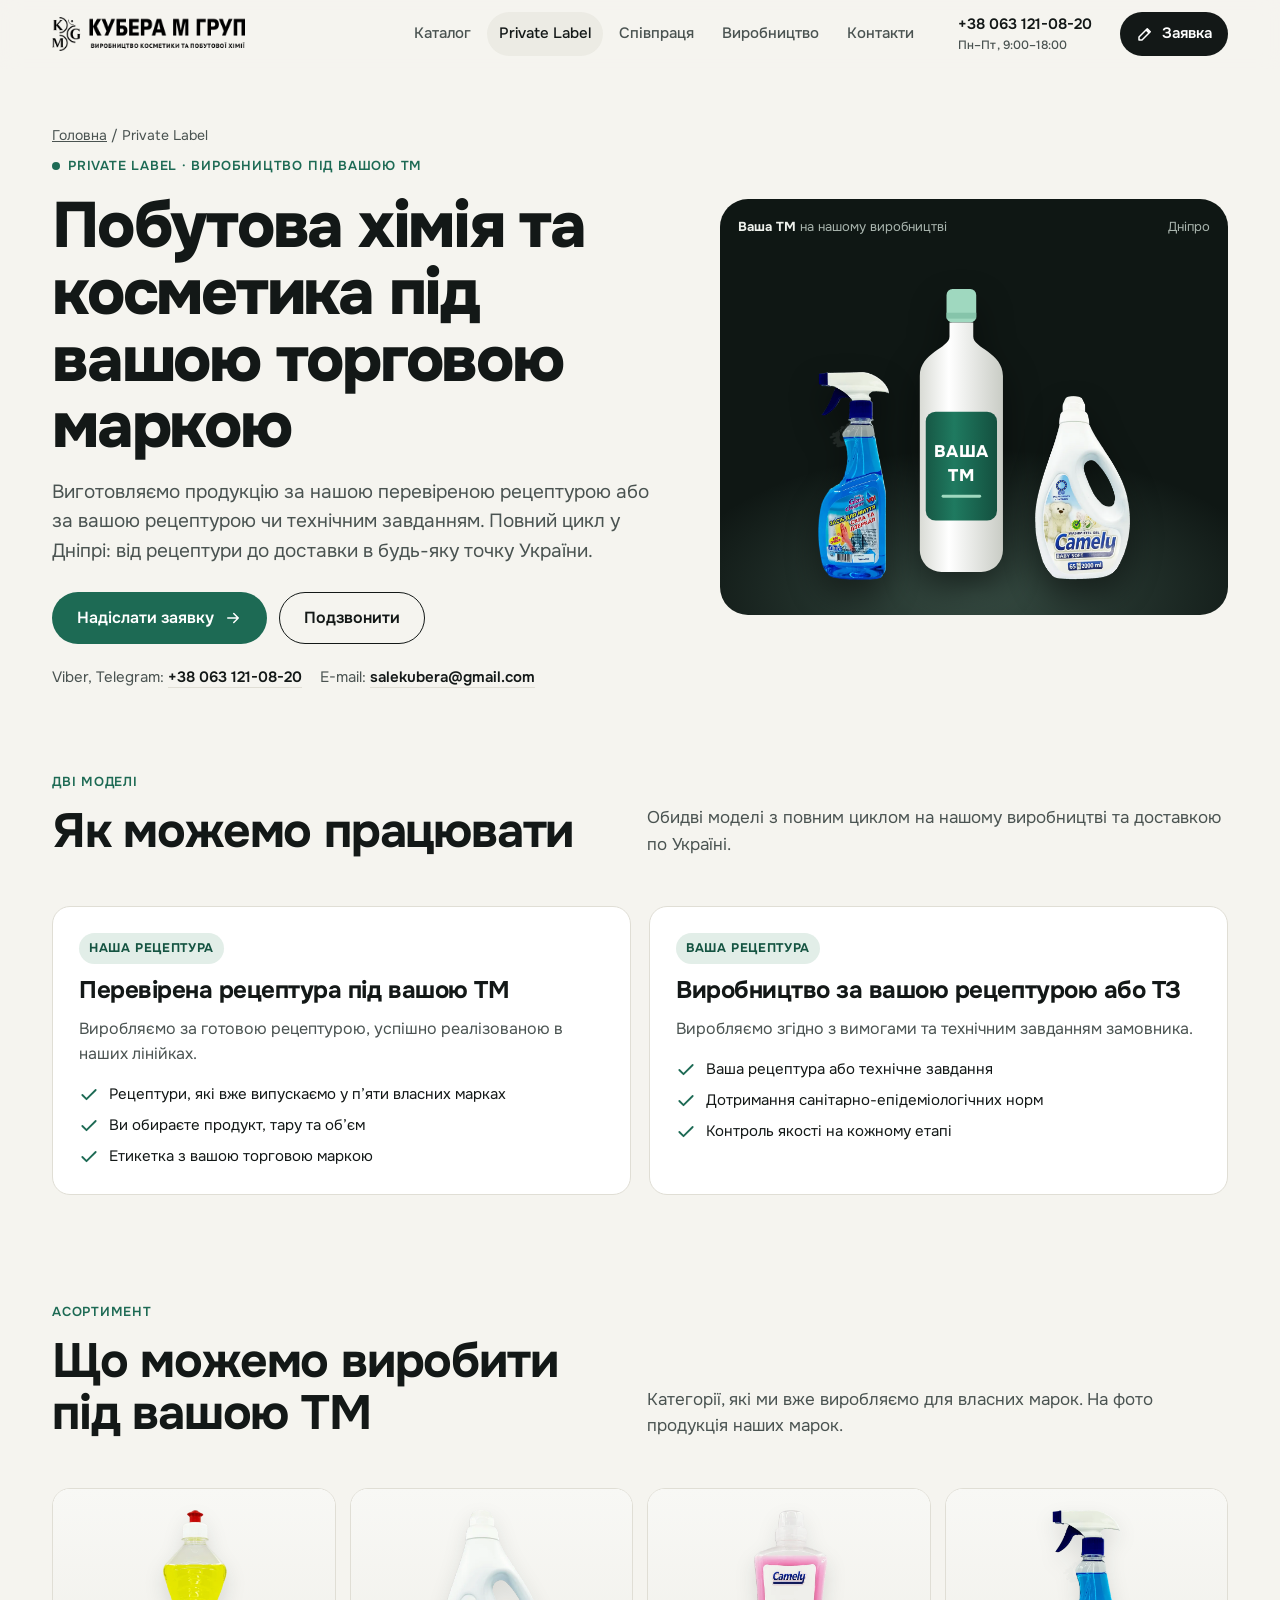
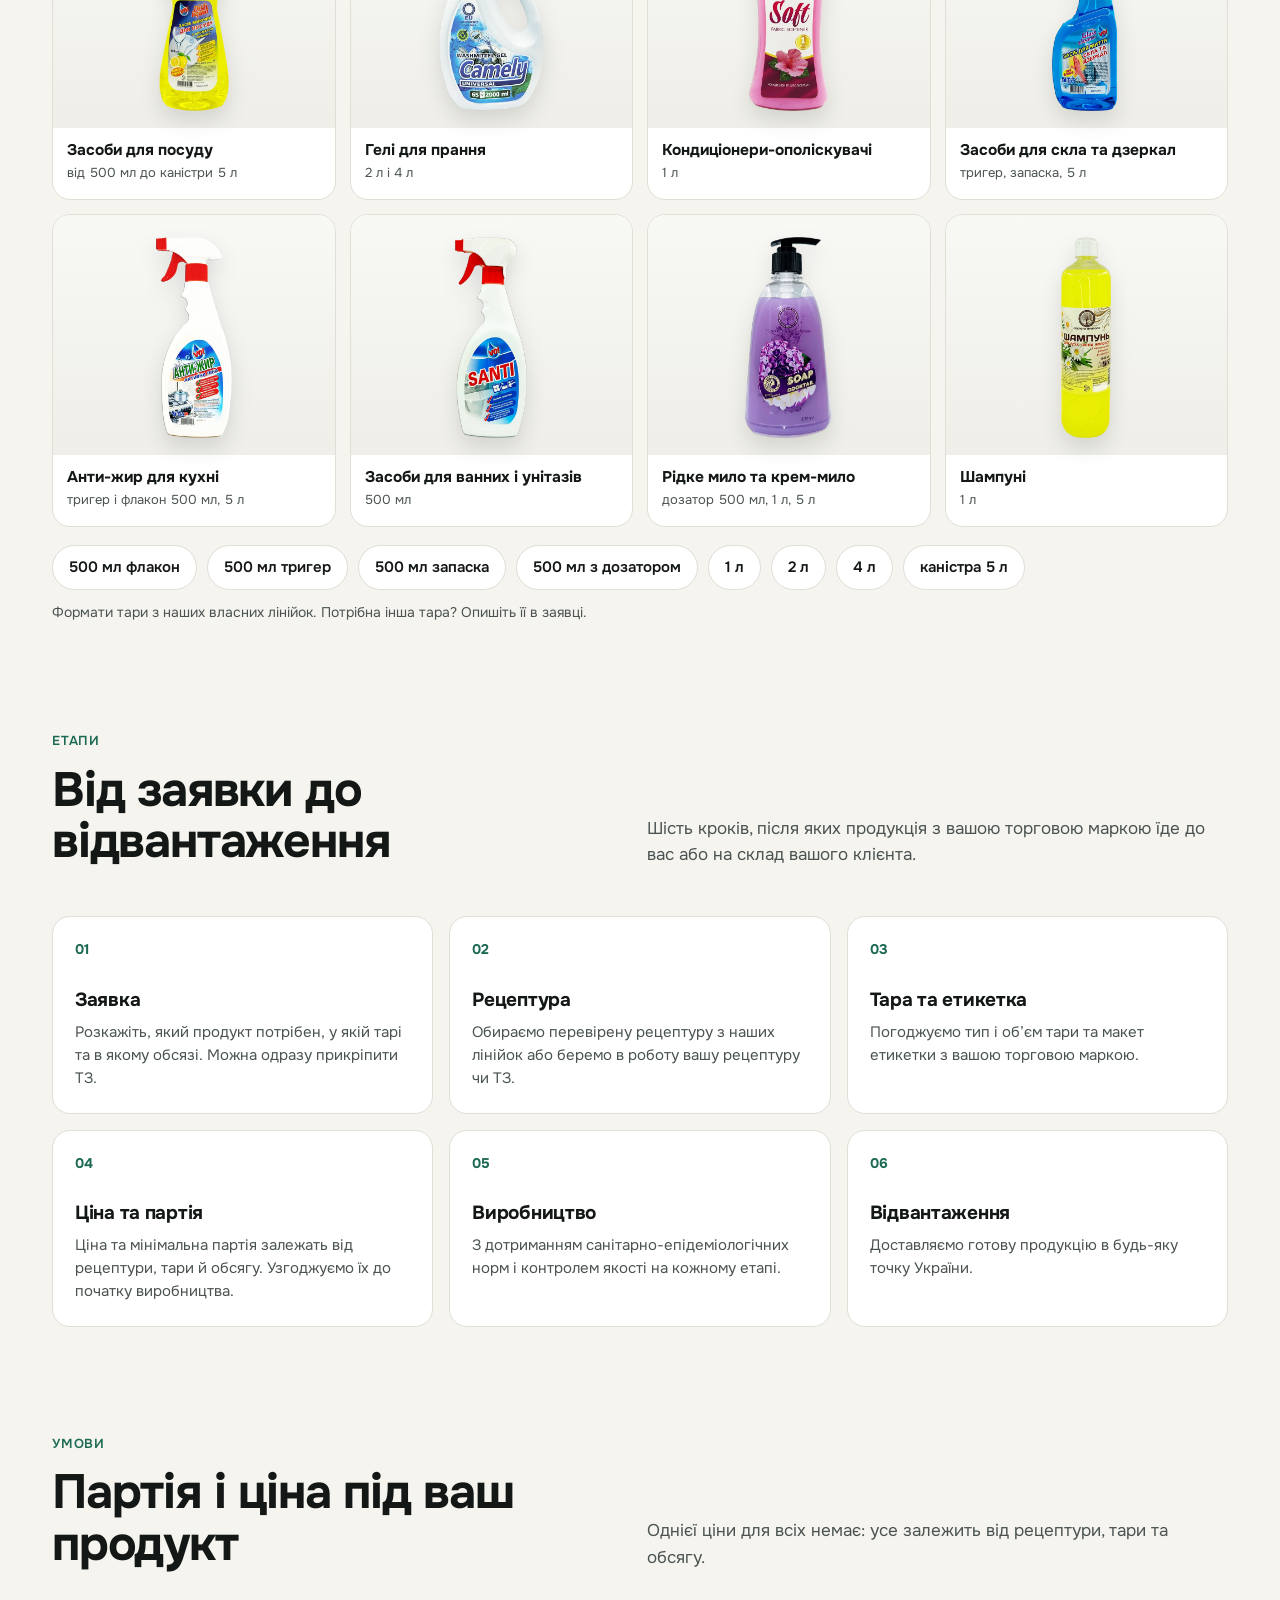
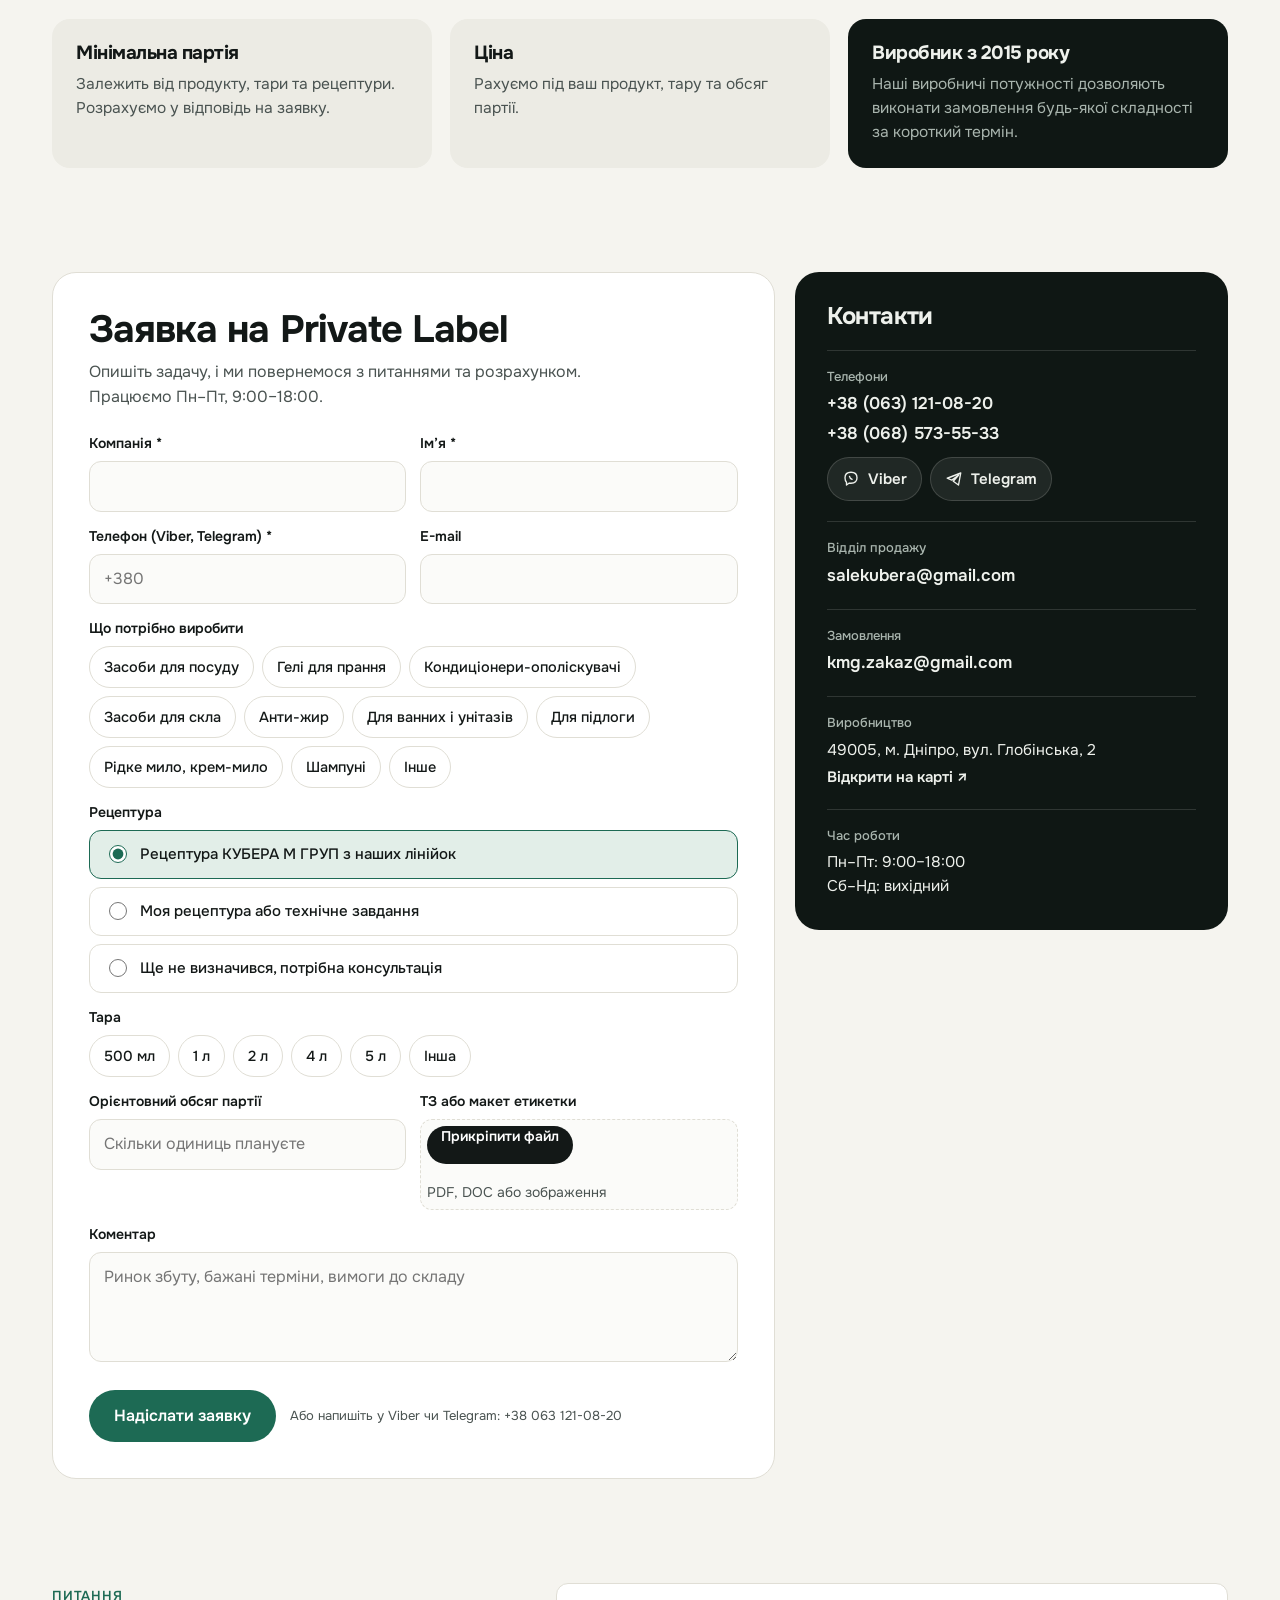
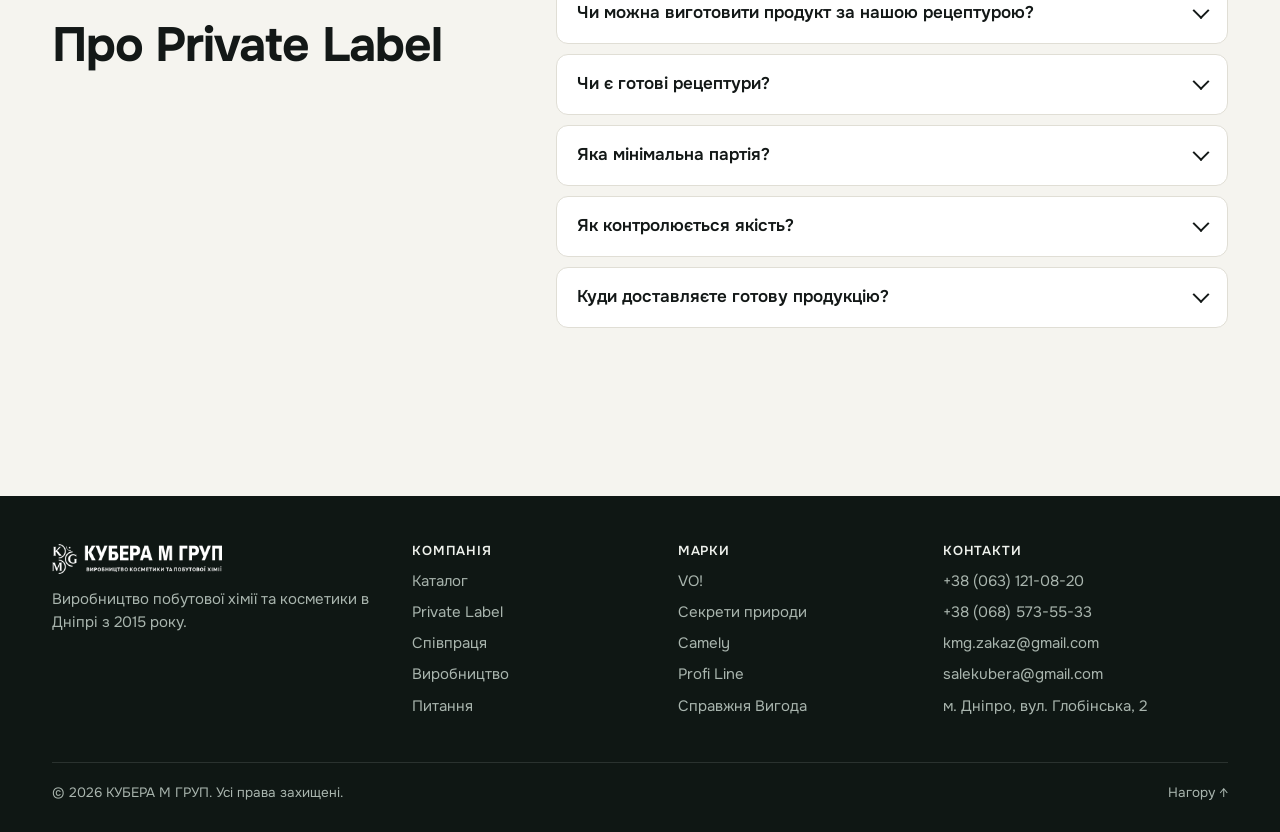
<file: private-label.html>
<!doctype html>
<html lang="uk">
<head>
<meta charset="utf-8">
<meta name="viewport" content="width=device-width, initial-scale=1">
<title>Private Label: виробництво під вашою ТМ | КУБЕРА М ГРУП</title>
<meta name="description" content="Виробництво побутової хімії та косметики під вашою торговою маркою: за нашою перевіреною рецептурою або за вашою рецептурою чи ТЗ. Дніпро, доставка по Україні.">
<meta name="theme-color" content="#f5f4ef">
<link rel="preconnect" href="https://fonts.googleapis.com">
<link rel="preconnect" href="https://fonts.gstatic.com" crossorigin>
<link href="https://fonts.googleapis.com/css2?family=Onest:wght@400;500;600;700;800&display=swap" rel="stylesheet">
<link rel="stylesheet" href="styles.css">
</head>
<body>
<a class="skip" href="#main">Перейти до змісту</a>

<header class="hdr" id="top">
  <div class="wrap hdr-in">
    <a class="logo" href="index.html" aria-label="КУБЕРА М ГРУП, на головну"><img src="img/logo-kubera.png" alt="КУБЕРА М ГРУП" width="500" height="88"></a>
    <nav class="nav" aria-label="Головне меню">
      <a href="index.html#katalog">Каталог</a>
      <a href="private-label.html" aria-current="page">Private Label</a>
      <a href="index.html#spivpratsia">Співпраця</a>
      <a href="index.html#vyrobnytstvo">Виробництво</a>
      <a href="#kontakty">Контакти</a>
    </nav>
    <a class="hdr-tel" href="tel:+380631210820">+38 063 121-08-20<small>Пн–Пт, 9:00–18:00</small></a>
    <a class="quote-btn" href="#zayavka"><svg width="18" height="18" viewBox="0 0 24 24" fill="none" stroke="currentColor" stroke-width="2" stroke-linecap="round" stroke-linejoin="round" aria-hidden="true"><path d="M4 20h4L19 9l-4-4L4 16v4zM13.5 6.5l4 4"/></svg><span class="q-label">Заявка</span></a>
    <button class="burger" type="button" aria-expanded="false" aria-controls="mnav" aria-label="Відкрити меню"><span></span></button>
  </div>
  <nav class="mnav" id="mnav" aria-label="Мобільне меню">
    <a href="index.html#katalog">Каталог</a>
    <a href="private-label.html" aria-current="page">Private Label</a>
    <a href="index.html#spivpratsia">Співпраця</a>
    <a href="index.html#vyrobnytstvo">Виробництво</a>
    <a href="#kontakty">Контакти</a>
    <a class="mnav-tel" href="tel:+380631210820">+38 063 121-08-20 · Viber, Telegram</a>
  </nav>
</header>

<main id="main">

  <section class="plh" aria-labelledby="h1">
    <div class="wrap plh-grid">
      <div>
        <p class="crumbs"><a href="index.html">Головна</a> / Private Label</p>
        <span class="eyebrow">Private Label · виробництво під вашою ТМ</span>
        <h1 id="h1">Побутова хімія та косметика під вашою торговою маркою</h1>
        <p class="lead">Виготовляємо продукцію за нашою перевіреною рецептурою або за вашою рецептурою чи технічним завданням. Повний цикл у Дніпрі: від рецептури до доставки в будь-яку точку України.</p>
        <div class="hero-cta">
          <a class="btn btn-primary" href="#zayavka">Надіслати заявку
            <svg viewBox="0 0 24 24" fill="none" stroke="currentColor" stroke-width="2" stroke-linecap="round" stroke-linejoin="round" aria-hidden="true"><path d="M5 12h14M13 6l6 6-6 6"/></svg></a>
          <a class="btn btn-ghost" href="tel:+380631210820">Подзвонити</a>
        </div>
        <p class="hero-contact"><span>Viber, Telegram: <a href="tel:+380631210820">+38 063 121-08-20</a></span><span>E-mail: <a href="mailto:salekubera@gmail.com">salekubera@gmail.com</a></span></p>
      </div>
      <div class="yourbrand" role="img" aria-label="Флакон з етикеткою вашої торгової марки поруч із продукцією марок VO! та Camely">
        <div class="cap"><span><b>Ваша ТМ</b> на нашому виробництві</span><span>Дніпро</span></div>
        <div class="row">
          <img src="img/vo-sklo-tryher-500.webp" alt="" width="245" height="720">
          <svg viewBox="0 0 120 300" aria-hidden="true">
            <defs>
              <linearGradient id="bt" x1="0" x2="1"><stop offset="0" stop-color="#d9dbd5"/><stop offset=".35" stop-color="#ffffff"/><stop offset="1" stop-color="#c9ccc5"/></linearGradient>
              <linearGradient id="lb" x1="0" x2="1"><stop offset="0" stop-color="#175845"/><stop offset=".4" stop-color="#1f7a60"/><stop offset="1" stop-color="#14503f"/></linearGradient>
            </defs>
            <rect x="45" y="6" width="30" height="34" rx="6" fill="#9fd8bf"/>
            <rect x="45" y="30" width="30" height="6" fill="#86c4aa"/>
            <path d="M48 40H72V54C72 66 102 70 102 94V270a22 22 0 0 1-22 22H40a22 22 0 0 1-22-22V94C18 70 48 66 48 54Z" fill="url(#bt)"/>
            <rect x="24" y="130" width="72" height="110" rx="10" fill="url(#lb)"/>
            <text x="60" y="176" text-anchor="middle" fill="#ffffff" font-family="Onest, Arial, sans-serif" font-weight="800" font-size="17" letter-spacing=".5">ВАША</text>
            <text x="60" y="200" text-anchor="middle" fill="#ffffff" font-family="Onest, Arial, sans-serif" font-weight="800" font-size="17" letter-spacing=".5">ТМ</text>
            <rect x="40" y="214" width="40" height="3" rx="1.5" fill="#9fd8bf"/>
          </svg>
          <img src="img/camely-hel-dytyachyj-2l.webp" alt="" width="374" height="720">
        </div>
      </div>
    </div>
  </section>

  <section class="sec" id="modeli" aria-labelledby="h-models" style="padding-top:0">
    <div class="wrap">
      <div class="sec-head">
        <div><span class="kicker">Дві моделі</span><h2 id="h-models" style="margin-top:12px">Як можемо працювати</h2></div>
        <p>Обидві моделі з повним циклом на нашому виробництві та доставкою по Україні.</p>
      </div>
      <div class="models">
        <article class="model">
          <span class="tag">Наша рецептура</span>
          <h3>Перевірена рецептура під вашою ТМ</h3>
          <p>Виробляємо за готовою рецептурою, успішно реалізованою в наших лінійках.</p>
          <ul>
            <li><svg viewBox="0 0 24 24" fill="none" stroke="currentColor" stroke-width="2.2" stroke-linecap="round" stroke-linejoin="round" aria-hidden="true"><path d="M20 6 9 17l-5-5"/></svg>Рецептури, які вже випускаємо у п’яти власних марках</li>
            <li><svg viewBox="0 0 24 24" fill="none" stroke="currentColor" stroke-width="2.2" stroke-linecap="round" stroke-linejoin="round" aria-hidden="true"><path d="M20 6 9 17l-5-5"/></svg>Ви обираєте продукт, тару та об’єм</li>
            <li><svg viewBox="0 0 24 24" fill="none" stroke="currentColor" stroke-width="2.2" stroke-linecap="round" stroke-linejoin="round" aria-hidden="true"><path d="M20 6 9 17l-5-5"/></svg>Етикетка з вашою торговою маркою</li>
          </ul>
        </article>
        <article class="model">
          <span class="tag">Ваша рецептура</span>
          <h3>Виробництво за вашою рецептурою або ТЗ</h3>
          <p>Виробляємо згідно з вимогами та технічним завданням замовника.</p>
          <ul>
            <li><svg viewBox="0 0 24 24" fill="none" stroke="currentColor" stroke-width="2.2" stroke-linecap="round" stroke-linejoin="round" aria-hidden="true"><path d="M20 6 9 17l-5-5"/></svg>Ваша рецептура або технічне завдання</li>
            <li><svg viewBox="0 0 24 24" fill="none" stroke="currentColor" stroke-width="2.2" stroke-linecap="round" stroke-linejoin="round" aria-hidden="true"><path d="M20 6 9 17l-5-5"/></svg>Дотримання санітарно-епідеміологічних норм</li>
            <li><svg viewBox="0 0 24 24" fill="none" stroke="currentColor" stroke-width="2.2" stroke-linecap="round" stroke-linejoin="round" aria-hidden="true"><path d="M20 6 9 17l-5-5"/></svg>Контроль якості на кожному етапі</li>
          </ul>
        </article>
      </div>
    </div>
  </section>

  <section class="sec" id="produkty" aria-labelledby="h-types" style="padding-top:0">
    <div class="wrap">
      <div class="sec-head">
        <div><span class="kicker">Асортимент</span><h2 id="h-types" style="margin-top:12px">Що можемо виробити під вашою ТМ</h2></div>
        <p>Категорії, які ми вже виробляємо для власних марок. На фото продукція наших марок.</p>
      </div>
      <div class="types">
        <div class="type"><div class="pimg"><img src="img/vo-posud-lymon-500.webp" alt="Засіб для посуду VO! “Лимон”, 500 мл" width="252" height="720" loading="lazy"></div><div class="t"><b>Засоби для посуду</b><span>від 500 мл до каністри 5 л</span></div></div>
        <div class="type"><div class="pimg"><img src="img/camely-hel-universal-2l.webp" alt="Гель для прання Camely “Універсальний”, 2 л" width="375" height="720" loading="lazy"></div><div class="t"><b>Гелі для прання</b><span>2 л і 4 л</span></div></div>
        <div class="type"><div class="pimg"><img src="img/camely-soft-1l.webp" alt="Кондиціонер-ополіскувач Camely “Soft”, 1 л" width="283" height="720" loading="lazy"></div><div class="t"><b>Кондиціонери-ополіскувачі</b><span>1 л</span></div></div>
        <div class="type"><div class="pimg"><img src="img/vo-sklo-tryher-500.webp" alt="Засіб для скла та дзеркал VO! “Морський бриз”, тригер 500 мл" width="245" height="720" loading="lazy"></div><div class="t"><b>Засоби для скла та дзеркал</b><span>тригер, запаска, 5 л</span></div></div>
        <div class="type"><div class="pimg"><img src="img/vo-antyzhyr-pina-500.webp" alt="Анти-жир VO! “Активна піна”, 500 мл" width="274" height="720" loading="lazy"></div><div class="t"><b>Анти-жир для кухні</b><span>тригер і флакон 500 мл, 5 л</span></div></div>
        <div class="type"><div class="pimg"><img src="img/vo-santi-vanna-500.webp" alt="Засіб VO! “Santi” для ванних кімнат, тригер 500 мл" width="258" height="720" loading="lazy"></div><div class="t"><b>Засоби для ванних і унітазів</b><span>500 мл</span></div></div>
        <div class="type"><div class="pimg"><img src="img/sp-krem-mylo-buzok-500.webp" alt="Крем-мило Секрети природи “Бузок-орхідея”, 500 мл з дозатором" width="311" height="720" loading="lazy"></div><div class="t"><b>Рідке мило та крем-мило</b><span>дозатор 500 мл, 1 л, 5 л</span></div></div>
        <div class="type"><div class="pimg"><img src="img/sp-shampun-romashka-1l.webp" alt="Шампунь Секрети природи “Ромашка і розмарин”, 1 л" width="180" height="720" loading="lazy"></div><div class="t"><b>Шампуні</b><span>1 л</span></div></div>
      </div>
      <ul class="tara" aria-label="Тара, яку ми вже випускаємо">
        <li>500 мл флакон</li><li>500 мл тригер</li><li>500 мл запаска</li><li>500 мл з дозатором</li><li>1 л</li><li>2 л</li><li>4 л</li><li>каністра 5 л</li>
      </ul>
      <p class="tara-note">Формати тари з наших власних лінійок. Потрібна інша тара? Опишіть її в заявці.</p>
    </div>
  </section>

  <section class="sec" id="etapy" aria-labelledby="h-steps" style="padding-top:0">
    <div class="wrap">
      <div class="sec-head">
        <div><span class="kicker">Етапи</span><h2 id="h-steps" style="margin-top:12px">Від заявки до відвантаження</h2></div>
        <p>Шість кроків, після яких продукція з вашою торговою маркою їде до вас або на склад вашого клієнта.</p>
      </div>
      <ol class="steps six" style="list-style:none;margin:0;padding:0">
        <li class="step"><h3>Заявка</h3><p>Розкажіть, який продукт потрібен, у якій тарі та в якому обсязі. Можна одразу прикріпити ТЗ.</p></li>
        <li class="step"><h3>Рецептура</h3><p>Обираємо перевірену рецептуру з наших лінійок або беремо в роботу вашу рецептуру чи ТЗ.</p></li>
        <li class="step"><h3>Тара та етикетка</h3><p>Погоджуємо тип і об’єм тари та макет етикетки з вашою торговою маркою.</p></li>
        <li class="step"><h3>Ціна та партія</h3><p>Ціна та мінімальна партія залежать від рецептури, тари й обсягу. Узгоджуємо їх до початку виробництва.</p></li>
        <li class="step"><h3>Виробництво</h3><p>З дотриманням санітарно-епідеміологічних норм і контролем якості на кожному етапі.</p></li>
        <li class="step"><h3>Відвантаження</h3><p>Доставляємо готову продукцію в будь-яку точку України.</p></li>
      </ol>
    </div>
  </section>

  <section class="sec" id="umovy" aria-labelledby="h-terms" style="padding-top:0">
    <div class="wrap">
      <div class="sec-head">
        <div><span class="kicker">Умови</span><h2 id="h-terms" style="margin-top:12px">Партія і ціна під ваш продукт</h2></div>
        <p>Однієї ціни для всіх немає: усе залежить від рецептури, тари та обсягу.</p>
      </div>
      <div class="terms">
        <div class="term"><h3>Мінімальна партія</h3><p>Залежить від продукту, тари та рецептури. Розрахуємо у відповідь на заявку.</p></div>
        <div class="term"><h3>Ціна</h3><p>Рахуємо під ваш продукт, тару та обсяг партії.</p></div>
        <div class="term dark"><h3>Виробник з 2015 року</h3><p>Наші виробничі потужності дозволяють виконати замовлення будь-якої складності за короткий термін.</p></div>
      </div>
    </div>
  </section>

  <section class="sec" id="zayavka" aria-labelledby="h-req" style="padding-top:0">
    <div class="wrap req">
      <form class="form" id="plform" novalidate>
        <div class="form-body">
          <h2 id="h-req">Заявка на Private Label</h2>
          <p>Опишіть задачу, і ми повернемося з питаннями та розрахунком. Працюємо Пн–Пт, 9:00–18:00.</p>
          <div class="fields">
            <div class="field"><label for="p-company">Компанія *</label><input id="p-company" name="company" autocomplete="organization" required><span class="err">Вкажіть назву компанії</span></div>
            <div class="field"><label for="p-name">Ім’я *</label><input id="p-name" name="name" autocomplete="name" required><span class="err">Вкажіть ім’я</span></div>
            <div class="field"><label for="p-phone">Телефон (Viber, Telegram) *</label><input id="p-phone" name="phone" type="tel" inputmode="tel" autocomplete="tel" placeholder="+380" required><span class="err">Вкажіть номер телефону</span></div>
            <div class="field"><label for="p-email">E-mail</label><input id="p-email" name="email" type="email" autocomplete="email"></div>
            <div class="field full"><span class="lbl" id="lbl-what">Що потрібно виробити</span>
              <div class="opt" role="group" aria-labelledby="lbl-what">
                <button type="button" aria-pressed="false">Засоби для посуду</button><button type="button" aria-pressed="false">Гелі для прання</button><button type="button" aria-pressed="false">Кондиціонери-ополіскувачі</button><button type="button" aria-pressed="false">Засоби для скла</button><button type="button" aria-pressed="false">Анти-жир</button><button type="button" aria-pressed="false">Для ванних і унітазів</button><button type="button" aria-pressed="false">Для підлоги</button><button type="button" aria-pressed="false">Рідке мило, крем-мило</button><button type="button" aria-pressed="false">Шампуні</button><button type="button" aria-pressed="false">Інше</button>
              </div></div>
            <fieldset class="field full" style="border:0;margin:0;padding:0;min-width:0"><legend class="lbl" style="padding:0;margin-bottom:6px;font-size:14px;font-weight:600">Рецептура</legend>
              <div class="radios">
                <label><input type="radio" name="recipe" checked> Рецептура КУБЕРА М ГРУП з наших лінійок</label>
                <label><input type="radio" name="recipe"> Моя рецептура або технічне завдання</label>
                <label><input type="radio" name="recipe"> Ще не визначився, потрібна консультація</label>
              </div></fieldset>
            <div class="field full"><span class="lbl" id="lbl-tara">Тара</span>
              <div class="opt" role="group" aria-labelledby="lbl-tara">
                <button type="button" aria-pressed="false">500 мл</button><button type="button" aria-pressed="false">1 л</button><button type="button" aria-pressed="false">2 л</button><button type="button" aria-pressed="false">4 л</button><button type="button" aria-pressed="false">5 л</button><button type="button" aria-pressed="false">Інша</button>
              </div></div>
            <div class="field"><label for="p-vol">Орієнтовний обсяг партії</label><input id="p-vol" name="volume" placeholder="Скільки одиниць плануєте"></div>
            <div class="field"><span class="lbl" id="lbl-file">ТЗ або макет етикетки</span><div class="filebox"><input class="sr" id="p-file" name="file" type="file" aria-labelledby="lbl-file"><label class="filebtn" for="p-file">Прикріпити файл</label><span class="fname" data-fname>PDF, DOC або зображення</span></div></div>
            <div class="field full"><label for="p-msg">Коментар</label><textarea id="p-msg" name="msg" placeholder="Ринок збуту, бажані терміни, вимоги до складу"></textarea></div>
          </div>
          <div class="form-foot">
            <button class="btn btn-primary" type="submit">Надіслати заявку</button>
            <small>Або напишіть у Viber чи Telegram: +38 063 121-08-20</small>
          </div>
        </div>
        <div class="thanks" role="status">
          <div class="ok"><svg viewBox="0 0 24 24" fill="none" stroke="currentColor" stroke-width="2.4" stroke-linecap="round" stroke-linejoin="round" aria-hidden="true"><path d="M20 6 9 17l-5-5"/></svg></div>
          <h3>Дякуємо, заявку прийнято</h3>
          <p>Менеджер зв’яжеться з вами в робочий час, Пн–Пт з 9:00 до 18:00. Якщо питання термінове, телефонуйте: <a href="tel:+380631210820">+38 063 121-08-20</a>.</p>
        </div>
      </form>

      <aside class="contacts" id="kontakty" aria-labelledby="h-contacts">
        <h2 id="h-contacts">Контакти</h2>
        <div class="c-row"><span class="lbl">Телефони</span><a href="tel:+380631210820">+38 (063) 121-08-20</a><a href="tel:+380685735533">+38 (068) 573-55-33</a>
          <div class="msgr">
            <a href="viber://chat?number=%2B380631210820"><svg viewBox="0 0 24 24" fill="none" stroke="currentColor" stroke-width="1.8" stroke-linecap="round" stroke-linejoin="round" aria-hidden="true"><path d="M12 3c5 0 8 2.6 8 7.3S17 17.6 12 17.6c-.8 0-1.6-.1-2.3-.2L6 20v-3.6C4.7 15.1 4 12.9 4 10.3 4 5.6 7 3 12 3z"/><path d="M10 8.5c.3 1.8 1.6 3.3 3.5 4"/></svg>Viber</a>
            <a href="https://t.me/+380631210820"><svg viewBox="0 0 24 24" fill="none" stroke="currentColor" stroke-width="1.8" stroke-linecap="round" stroke-linejoin="round" aria-hidden="true"><path d="M21 4 3 11l6 2.5L18 7l-7 8 7 5 3-16z"/></svg>Telegram</a>
          </div>
        </div>
        <div class="c-row"><span class="lbl">Відділ продажу</span><a href="mailto:salekubera@gmail.com">salekubera@gmail.com</a></div>
        <div class="c-row"><span class="lbl">Замовлення</span><a href="mailto:kmg.zakaz@gmail.com">kmg.zakaz@gmail.com</a></div>
        <div class="c-row"><span class="lbl">Виробництво</span><p>49005, м. Дніпро, вул. Глобінська, 2</p><a href="https://www.google.com/maps/search/?api=1&amp;query=%D0%B2%D1%83%D0%BB.%20%D0%93%D0%BB%D0%BE%D0%B1%D1%96%D0%BD%D1%81%D1%8C%D0%BA%D0%B0%2C%202%2C%20%D0%94%D0%BD%D1%96%D0%BF%D1%80%D0%BE" target="_blank" rel="noopener" style="font-size:15px">Відкрити на карті ↗</a></div>
        <div class="c-row"><span class="lbl">Час роботи</span><p>Пн–Пт: 9:00–18:00<br>Сб–Нд: вихідний</p></div>
      </aside>
    </div>
  </section>

  <section class="sec" id="faq" aria-labelledby="h-faq" style="padding-top:0">
    <div class="wrap faq-wrap">
      <div><span class="kicker">Питання</span><h2 id="h-faq" style="margin-top:12px;font-size:clamp(28px,5vw,48px)">Про Private Label</h2></div>
      <div class="faq">
        <details><summary>Чи можна виготовити продукт за нашою рецептурою?</summary><p>Так, виробляємо згідно з вашими вимогами та технічним завданням.</p></details>
        <details><summary>Чи є готові рецептури?</summary><p>Так. Можемо випустити під вашою ТМ продукт за рецептурою, яка вже успішно продається в наших лінійках.</p></details>
        <details><summary>Яка мінімальна партія?</summary><p>Залежить від продукту, тари та рецептури. Розрахуємо у відповідь на заявку.</p></details>
        <details><summary>Як контролюється якість?</summary><p>Продукція випускається з дотриманням санітарно-епідеміологічних норм і проходить контроль якості на кожному етапі.</p></details>
        <details><summary>Куди доставляєте готову продукцію?</summary><p>У будь-яку точку України.</p></details>
      </div>
    </div>
  </section>

</main>

<footer class="ftr">
  <div class="wrap">
    <div class="ftr-grid">
      <div><a class="logo" href="index.html" aria-label="КУБЕРА М ГРУП, на головну"><img src="img/logo-kubera.png" alt="КУБЕРА М ГРУП" width="500" height="88" loading="lazy"></a>
        <p>Виробництво побутової хімії та косметики в Дніпрі з 2015 року.</p></div>
      <div><h3>Компанія</h3><ul><li><a href="index.html#katalog">Каталог</a></li><li><a href="private-label.html">Private Label</a></li><li><a href="index.html#spivpratsia">Співпраця</a></li><li><a href="index.html#vyrobnytstvo">Виробництво</a></li><li><a href="index.html#faq">Питання</a></li></ul></div>
      <div><h3>Марки</h3><ul><li>VO!</li><li>Секрети природи</li><li>Camely</li><li>Profi Line</li><li>Справжня Вигода</li></ul></div>
      <div><h3>Контакти</h3><ul><li><a href="tel:+380631210820">+38 (063) 121-08-20</a></li><li><a href="tel:+380685735533">+38 (068) 573-55-33</a></li><li><a href="mailto:kmg.zakaz@gmail.com">kmg.zakaz@gmail.com</a></li><li><a href="mailto:salekubera@gmail.com">salekubera@gmail.com</a></li><li>м. Дніпро, вул. Глобінська, 2</li></ul></div>
    </div>
    <div class="ftr-bottom"><span>© 2026 КУБЕРА М ГРУП. Усі права захищені.</span><a href="#top">Нагору ↑</a></div>
  </div>
</footer>

<nav class="mbar" aria-label="Швидкий зв’язок">
  <a href="tel:+380631210820"><svg viewBox="0 0 24 24" fill="none" stroke="currentColor" stroke-width="1.8" stroke-linecap="round" stroke-linejoin="round" aria-hidden="true"><path d="M5 4h4l2 5-2.5 1.5a11 11 0 0 0 5 5L15 13l5 2v4a2 2 0 0 1-2 2A16 16 0 0 1 3 6a2 2 0 0 1 2-2"/></svg>Дзвінок</a>
  <a href="viber://chat?number=%2B380631210820"><svg viewBox="0 0 24 24" fill="none" stroke="currentColor" stroke-width="1.8" stroke-linecap="round" stroke-linejoin="round" aria-hidden="true"><path d="M12 3c5 0 8 2.6 8 7.3S17 17.6 12 17.6c-.8 0-1.6-.1-2.3-.2L6 20v-3.6C4.7 15.1 4 12.9 4 10.3 4 5.6 7 3 12 3z"/><path d="M10 8.5c.3 1.8 1.6 3.3 3.5 4"/></svg>Viber</a>
  <a href="https://t.me/+380631210820"><svg viewBox="0 0 24 24" fill="none" stroke="currentColor" stroke-width="1.8" stroke-linecap="round" stroke-linejoin="round" aria-hidden="true"><path d="M21 4 3 11l6 2.5L18 7l-7 8 7 5 3-16z"/></svg>Telegram</a>
  <a class="main" href="#zayavka"><svg viewBox="0 0 24 24" fill="none" stroke="currentColor" stroke-width="2" stroke-linecap="round" stroke-linejoin="round" aria-hidden="true"><path d="M4 20h4L19 9l-4-4L4 16v4zM13.5 6.5l4 4"/></svg>Заявка</a>
</nav>

<script src="app.js" defer></script>
</body>
</html>
</file>
<file: styles.css>
:root{
  --paper:#f5f4ef;
  --paper-2:#ecebe4;
  --card:#ffffff;
  --ink:#131817;
  --ink-2:#4a5351;
  --line:#e0ded5;
  --accent:#1d6a54;
  --accent-hover:#155442;
  --accent-soft:#e2eee8;
  --dark:#0f1714;
  --dark-2:#18221e;
  --on-dark:#eef1ec;
  --on-dark-2:#a9b5ae;
  --radius:18px;
  --radius-sm:12px;
  --wrap:1240px;
  --gut:20px;
  --shadow:0 1px 2px rgba(19,24,23,.05),0 8px 24px -12px rgba(19,24,23,.18);
  --font:"Onest",system-ui,-apple-system,"Segoe UI",Roboto,Arial,sans-serif;
}
*,*::before,*::after{box-sizing:border-box}
html{-webkit-text-size-adjust:100%;scroll-behavior:smooth;scroll-padding-top:84px}
@media (prefers-reduced-motion:reduce){html{scroll-behavior:auto}*{transition:none!important;animation:none!important}}
body{margin:0;background:var(--paper);color:var(--ink);font-family:var(--font);font-size:16px;line-height:1.55;overflow-x:hidden}
img{max-width:100%;display:block}
a{color:inherit}
button,input,select,textarea{font:inherit;color:inherit}
h1,h2,h3{margin:0;line-height:1.08;letter-spacing:-.025em;font-weight:700}
p{margin:0}
ul{margin:0;padding:0;list-style:none}
:focus-visible{outline:3px solid var(--accent);outline-offset:3px;border-radius:6px}
.skip{position:absolute;left:12px;top:-60px;background:var(--ink);color:#fff;padding:10px 14px;border-radius:10px;z-index:100;text-decoration:none}
.skip:focus{top:12px}
.wrap{width:100%;max-width:var(--wrap);margin:0 auto;padding:0 var(--gut)}
@media (min-width:768px){:root{--gut:32px}}
.sr{position:absolute;width:1px;height:1px;overflow:hidden;clip:rect(0 0 0 0);white-space:nowrap}

/* buttons */
.btn{display:inline-flex;align-items:center;justify-content:center;gap:10px;min-height:52px;padding:0 24px;border-radius:999px;border:1.5px solid transparent;font-weight:600;font-size:16px;text-decoration:none;cursor:pointer;transition:background .2s,color .2s,border-color .2s,transform .2s;white-space:nowrap}
.btn:active{transform:translateY(1px)}
.btn-primary{background:var(--accent);color:#fff}
.btn-primary:hover{background:var(--accent-hover)}
.btn-ghost{border-color:var(--ink);color:var(--ink);background:transparent}
.btn-ghost:hover{background:var(--ink);color:#fff}
.btn-light{background:#fff;color:var(--ink)}
.btn-light:hover{background:var(--accent-soft)}
.btn-line-light{border-color:rgba(238,241,236,.45);color:var(--on-dark)}
.btn-line-light:hover{border-color:var(--on-dark);background:rgba(255,255,255,.06)}
.btn svg{width:18px;height:18px;flex:none}
@media (max-width:420px){.btn{padding:0 18px;gap:8px}.hero-cta{gap:10px}}

/* header */
.hdr{position:sticky;top:0;z-index:50;background:rgba(245,244,239,.92);backdrop-filter:saturate(1.4) blur(10px);-webkit-backdrop-filter:saturate(1.4) blur(10px);border-bottom:1px solid transparent;transition:border-color .2s}
.hdr.scrolled{border-bottom-color:var(--line)}
.hdr-in{display:flex;align-items:center;gap:20px;height:68px}
.logo{display:block;flex:none}
.logo img{height:30px;width:auto}
@media (min-width:768px){.logo img{height:34px}}
.nav{display:none;gap:4px;margin-left:auto}
.nav a{padding:10px 12px;border-radius:999px;text-decoration:none;font-weight:500;font-size:15px;color:var(--ink-2)}
.nav a:hover,.nav a[aria-current="page"]{color:var(--ink);background:var(--paper-2)}
.hdr-tel{display:none;font-weight:600;text-decoration:none;white-space:nowrap;font-size:15px}
.hdr-tel small{display:block;font-weight:500;font-size:12px;color:var(--ink-2);letter-spacing:.01em}
.quote-btn{margin-left:auto;display:inline-flex;align-items:center;gap:8px;min-height:44px;padding:0 16px;border-radius:999px;background:var(--ink);color:#fff;text-decoration:none;font-weight:600;font-size:15px;white-space:nowrap}
.quote-btn:hover{background:#000}
.quote-btn .count{min-width:22px;height:22px;padding:0 6px;border-radius:999px;background:#fff;color:var(--ink);font-size:12.5px;display:inline-grid;place-items:center}
.burger{width:44px;height:44px;border-radius:12px;border:1px solid var(--line);background:#fff;display:grid;place-items:center;cursor:pointer;flex:none}
.burger span{display:block;width:18px;height:2px;background:var(--ink);position:relative}
.burger span::before,.burger span::after{content:"";position:absolute;left:0;width:18px;height:2px;background:var(--ink)}
.burger span::before{top:-6px}.burger span::after{top:6px}
.mnav{display:none;border-top:1px solid var(--line);background:var(--paper);padding:8px var(--gut) 20px}
.mnav.open{display:block}
.mnav a{display:block;padding:14px 4px;border-bottom:1px solid var(--line);text-decoration:none;font-weight:600;font-size:18px}
.mnav .mnav-tel{border:0;margin-top:8px;font-size:16px;color:var(--accent)}
@media (min-width:1024px){
  .nav{display:flex}
  .burger,.mnav{display:none!important}
  .quote-btn{margin-left:8px}
  .hdr-tel{display:block;margin-left:12px}
}
@media (max-width:1023px){.quote-btn .q-label{display:none}.quote-btn{padding:0 12px}}
@media (max-width:380px){.logo img{height:24px}}

/* mobile action bar */
.mbar{position:fixed;left:0;right:0;bottom:0;z-index:60;display:grid;grid-template-columns:repeat(4,1fr);background:#fff;border-top:1px solid var(--line);padding:6px 6px calc(6px + env(safe-area-inset-bottom))}
.mbar a{display:flex;flex-direction:column;align-items:center;gap:2px;padding:6px 2px;text-decoration:none;font-size:12px;font-weight:600;color:var(--ink);border-radius:10px;min-height:48px;justify-content:center}
.mbar a svg{width:20px;height:20px}
.mbar a.main{background:var(--accent);color:#fff}
body{padding-bottom:72px}
@media (min-width:1024px){.mbar{display:none}body{padding-bottom:0}}

/* hero */
.hero{padding:28px 0 40px}
.hero-grid{display:grid;gap:28px;align-items:center}
.eyebrow{display:inline-flex;align-items:center;gap:8px;font-size:13px;font-weight:600;letter-spacing:.06em;text-transform:uppercase;color:var(--accent)}
.eyebrow::before{content:"";width:8px;height:8px;border-radius:50%;background:var(--accent)}
.hero h1{margin-top:16px;font-size:clamp(34px,8.6vw,72px);font-weight:800;letter-spacing:-.035em;line-height:1.02;max-width:13ch}
.hero .lead{margin-top:18px;font-size:clamp(17px,2.2vw,20px);color:var(--ink-2);max-width:40ch}
.hero-cta{margin-top:26px;display:flex;flex-wrap:wrap;gap:12px}
.hero-contact{margin-top:22px;display:flex;flex-wrap:wrap;gap:8px 18px;font-size:15px;color:var(--ink-2)}
.hero-contact a{color:var(--ink);font-weight:600;text-decoration:none;border-bottom:1.5px solid var(--line)}
.hero-contact a:hover{border-color:var(--accent)}
.stage{position:relative;aspect-ratio:1/0.9;width:100%;max-width:620px;margin:0 auto}
.stage::before{content:"";position:absolute;inset:6% 4% 12%;border-radius:40% 40% 36% 36%/46% 46% 30% 30%;background:radial-gradient(120% 90% at 50% 30%,#ffffff 0%,var(--accent-soft) 70%,#d5e6dd 100%)}
.stage::after{content:"";position:absolute;left:12%;right:12%;bottom:6%;height:7%;border-radius:50%;background:radial-gradient(closest-side,rgba(19,24,23,.22),rgba(19,24,23,0))}
.stage img{position:absolute;bottom:9%;height:auto;filter:drop-shadow(0 18px 18px rgba(19,24,23,.16))}
.stage .p1{left:4%;height:62%;width:auto;z-index:1}
.stage .p2{right:3%;height:64%;width:auto;z-index:1}
.stage .p3{left:37%;height:76%;width:auto;z-index:2}
.stage .p4{left:21%;height:50%;width:auto;z-index:3;bottom:7%}
.stage .p5{right:21%;height:46%;width:auto;z-index:3;bottom:7%}
.stage-tag{position:absolute;z-index:4;background:#fff;border-radius:14px;padding:10px 14px;box-shadow:var(--shadow);font-size:13px;line-height:1.3;color:var(--ink-2)}
.stage-tag b{display:block;color:var(--ink);font-size:15px}
.stage-tag.t1{left:0;top:8%}
.stage-tag.t2{right:0;top:24%}
@media (min-width:960px){
  .hero{padding:48px 0 64px}
  .hero-grid{grid-template-columns:1.05fr 1fr;gap:40px}
}
@media (max-width:599px){.stage-tag{display:none}}

/* facts */
.facts{border-top:1px solid var(--line);border-bottom:1px solid var(--line);background:var(--card)}
.facts ul{display:grid;grid-template-columns:repeat(2,1fr)}
.facts li{padding:20px 16px 20px 0;border-bottom:1px solid var(--line)}
.facts li:nth-child(odd){border-right:1px solid var(--line)}
.facts li:nth-child(even){padding-left:16px}
.facts li:last-child{grid-column:1/-1;border-right:0;border-bottom:0;padding-left:0}
.facts b{display:block;font-size:clamp(26px,4vw,36px);font-weight:700;letter-spacing:-.03em;line-height:1.1}
.facts span{display:block;margin-top:4px;font-size:14px;color:var(--ink-2);line-height:1.35}
@media (min-width:900px){
  .facts ul{grid-template-columns:repeat(5,1fr)}
  .facts li,.facts li:nth-child(even),.facts li:last-child{grid-column:auto;padding:26px 20px;border-bottom:0;border-right:1px solid var(--line)}
  .facts li:first-child{padding-left:0}
  .facts li:last-child{border-right:0}
}

/* sections */
.sec{padding:64px 0}
@media (min-width:960px){.sec{padding:104px 0}}
.sec-head{display:grid;gap:14px;margin-bottom:32px}
.sec-head h2{font-size:clamp(28px,5vw,48px);max-width:20ch}
.sec-head p{color:var(--ink-2);font-size:17px;max-width:56ch}
@media (min-width:960px){.sec-head{grid-template-columns:1fr 1fr;align-items:end;margin-bottom:48px}.sec-head p{justify-self:end}}
.kicker{font-size:13px;font-weight:600;letter-spacing:.06em;text-transform:uppercase;color:var(--accent)}

/* formats */
.formats{display:grid;gap:14px}
@media (min-width:860px){.formats{grid-template-columns:repeat(3,1fr);gap:18px}}
.fmt{position:relative;background:var(--card);border:1px solid var(--line);border-radius:var(--radius);padding:24px;display:flex;flex-direction:column;gap:12px;min-height:250px}
.fmt .num{font-size:13px;font-weight:600;color:var(--ink-2);letter-spacing:.04em}
.fmt h3{font-size:22px;letter-spacing:-.02em;line-height:1.2}
.fmt p{color:var(--ink-2)}
.fmt .go{margin-top:auto;display:inline-flex;align-items:center;gap:8px;font-weight:600;text-decoration:none;color:var(--accent)}
.fmt .go:hover{text-decoration:underline;text-underline-offset:4px}
.fmt.hl{background:var(--dark);color:var(--on-dark);border-color:var(--dark)}
.fmt.hl p,.fmt.hl .num{color:var(--on-dark-2)}
.fmt.hl .go{color:#9fd8bf}
.fmt .brands{display:flex;flex-wrap:wrap;gap:6px}
.fmt .brands span{font-size:13px;font-weight:600;padding:5px 10px;border-radius:999px;background:var(--paper)}

/* catalog */
.tabs{display:flex;gap:8px;overflow-x:auto;padding-bottom:6px;margin-bottom:22px;scrollbar-width:none}
.tabs::-webkit-scrollbar{display:none}
.tab{flex:none;min-height:44px;padding:0 18px;border-radius:999px;border:1px solid var(--line);background:var(--card);font-weight:600;font-size:15px;cursor:pointer;color:var(--ink-2)}
.tab:hover{color:var(--ink);border-color:var(--ink-2)}
.tab[aria-selected="true"]{background:var(--ink);color:#fff;border-color:var(--ink)}
.grid{display:grid;grid-template-columns:repeat(2,1fr);gap:10px}
@media (min-width:700px){.grid{grid-template-columns:repeat(3,1fr);gap:14px}}
@media (min-width:1080px){.grid{grid-template-columns:repeat(4,1fr);gap:18px}}
.pcard{background:var(--card);border:1px solid var(--line);border-radius:var(--radius);display:flex;flex-direction:column;overflow:hidden;transition:box-shadow .2s,border-color .2s}
.pcard:hover{box-shadow:var(--shadow);border-color:#d3d1c7}
.pcard[hidden]{display:none}
.pimg{position:relative;aspect-ratio:1/1;background:linear-gradient(180deg,#f8f8f5,#efeee8);display:grid;place-items:center;padding:14px}
.pimg img{position:absolute;inset:9% 8% 7%;width:84%;height:84%;object-fit:contain;filter:drop-shadow(0 10px 10px rgba(19,24,23,.12))}
.pimg .vol{position:absolute;z-index:1;left:10px;top:10px;font-size:12px;font-weight:700;padding:4px 9px;border-radius:999px;background:#fff;border:1px solid var(--line)}
.pbody{padding:14px 14px 16px;display:flex;flex-direction:column;gap:6px;flex:1}
.pbrand{font-size:12px;font-weight:700;letter-spacing:.05em;text-transform:uppercase;color:var(--accent)}
.pname{font-size:15px;font-weight:600;line-height:1.3;letter-spacing:-.01em}
.pmeta{font-size:13px;color:var(--ink-2);line-height:1.4}
.pmeta span{display:block}
.padd{margin-top:auto;min-height:44px;border-radius:12px;border:1.5px solid var(--ink);background:transparent;font-weight:600;font-size:14px;cursor:pointer;display:flex;align-items:center;justify-content:center;gap:6px;padding:0 10px}
.padd:hover{background:var(--ink);color:#fff}
.padd[aria-pressed="true"]{background:var(--accent);border-color:var(--accent);color:#fff}
@media (min-width:700px){.pbody{padding:18px}.pname{font-size:16px}}
.cat-foot{margin-top:28px;display:flex;flex-wrap:wrap;gap:12px;align-items:center;justify-content:space-between;padding:20px 22px;border-radius:var(--radius);background:var(--paper-2)}
.cat-foot p{color:var(--ink-2);max-width:60ch}

/* private label */
.pl{background:var(--dark);color:var(--on-dark);border-radius:28px;overflow:hidden;position:relative}
.pl-in{display:grid;gap:32px;padding:36px 22px}
@media (min-width:960px){.pl-in{grid-template-columns:1.1fr .9fr;gap:56px;padding:72px 64px}}
.pl .kicker{color:#9fd8bf}
.pl h2{margin-top:14px;font-size:clamp(30px,5.4vw,56px);font-weight:800;letter-spacing:-.035em;max-width:14ch}
.pl .lead{margin-top:16px;color:var(--on-dark-2);font-size:17px;max-width:48ch}
.pl-models{margin-top:26px;display:grid;gap:12px}
@media (min-width:640px){.pl-models{grid-template-columns:1fr 1fr}}
.pl-model{border:1px solid rgba(238,241,236,.14);background:var(--dark-2);border-radius:var(--radius-sm);padding:18px}
.pl-model b{display:block;font-size:17px;margin-bottom:6px}
.pl-model p{color:var(--on-dark-2);font-size:15px}
.pl-cta{margin-top:26px;display:flex;flex-wrap:wrap;gap:12px}
.pl-side{display:grid;gap:14px;align-content:start}
.pl-box{border-radius:var(--radius);background:var(--dark-2);border:1px solid rgba(238,241,236,.14);padding:20px}
.pl-box h3{font-size:15px;font-weight:600;color:var(--on-dark-2);letter-spacing:.01em;margin-bottom:12px}
.chips{display:flex;flex-wrap:wrap;gap:8px}
.chips li{font-size:14px;padding:7px 12px;border-radius:999px;background:rgba(238,241,236,.08);border:1px solid rgba(238,241,236,.12)}
.pl-shelf{display:flex;align-items:flex-end;justify-content:center;gap:2%;height:220px;padding-top:6px}
.pl-shelf img{height:100%;width:auto;max-width:24%;object-fit:contain;filter:drop-shadow(0 12px 14px rgba(0,0,0,.35))}
.pl-shelf img:nth-child(2){height:82%}.pl-shelf img:nth-child(3){height:92%}.pl-shelf img:nth-child(4){height:74%}
.pl-note{font-size:14px;color:var(--on-dark-2);display:flex;gap:10px;align-items:flex-start}
.pl-note svg{flex:none;width:20px;height:20px;color:#9fd8bf;margin-top:1px}

/* process */
.steps{display:grid;gap:12px;counter-reset:s}
@media (min-width:760px){.steps{grid-template-columns:repeat(2,1fr)}}
@media (min-width:1080px){.steps{grid-template-columns:repeat(4,1fr);gap:16px}}
.steps.six{grid-template-columns:1fr}
@media (min-width:760px){.steps.six{grid-template-columns:repeat(2,1fr)}}
@media (min-width:1080px){.steps.six{grid-template-columns:repeat(3,1fr)}}
.step{background:var(--card);border:1px solid var(--line);border-radius:var(--radius);padding:22px;counter-increment:s;position:relative}
.step::before{content:counter(s,decimal-leading-zero);display:block;font-size:14px;font-weight:700;color:var(--accent);margin-bottom:28px}
.step h3{font-size:19px;letter-spacing:-.015em;margin-bottom:8px;line-height:1.25}
.step p{color:var(--ink-2);font-size:15px}
.step a{color:var(--accent);font-weight:600}

/* brands */
.brands-grid{display:grid;gap:12px}
@media (min-width:700px){.brands-grid{grid-template-columns:repeat(2,1fr)}}
@media (min-width:1080px){.brands-grid{grid-template-columns:repeat(5,1fr);gap:14px}}
.brand{background:var(--card);border:1px solid var(--line);border-radius:var(--radius);padding:18px;display:flex;flex-direction:column;gap:10px}
.brand-logo{height:76px;display:flex;align-items:center}
.brand-logo img{height:76px;width:auto;border-radius:10px}
.brand h3{font-size:18px}
.brand p{font-size:14.5px;color:var(--ink-2)}
.brand .range{margin-top:auto;font-size:13px;font-weight:600;color:var(--ink)}

/* production */
.prod{display:grid;gap:14px}
@media (min-width:960px){.prod{grid-template-columns:1.2fr 1fr 1fr 1fr;gap:16px}}
.prod-intro{background:var(--accent);color:#fff;border-radius:var(--radius);padding:26px;display:flex;flex-direction:column;gap:14px}
.prod-intro h3{font-size:clamp(22px,2.4vw,28px);letter-spacing:-.02em;line-height:1.15}
.prod-intro p{color:#d9ece3;font-size:15px}
.pillar{background:var(--card);border:1px solid var(--line);border-radius:var(--radius);padding:24px;display:flex;flex-direction:column;gap:8px}
.pillar svg{width:34px;height:34px;color:var(--accent);margin-bottom:28px}
.pillar h3{font-size:20px}
.pillar p{color:var(--ink-2);font-size:15px}
.pros{margin-top:16px;display:grid;gap:10px}
@media (min-width:700px){.pros{grid-template-columns:repeat(2,1fr)}}
@media (min-width:1080px){.pros{grid-template-columns:repeat(4,1fr)}}
.pros li{display:flex;gap:12px;align-items:flex-start;padding:16px 18px;border-radius:var(--radius-sm);background:var(--paper-2);font-weight:500}
.pros svg{flex:none;width:22px;height:22px;color:var(--accent);margin-top:1px}

/* faq */
.faq{display:grid;gap:10px;max-width:880px}
.faq details{background:var(--card);border:1px solid var(--line);border-radius:var(--radius-sm)}
.faq summary{list-style:none;cursor:pointer;padding:18px 54px 18px 20px;font-weight:600;font-size:17px;position:relative;line-height:1.35}
.faq summary::-webkit-details-marker{display:none}
.faq summary::after{content:"";position:absolute;right:20px;top:50%;width:12px;height:12px;border-right:2px solid var(--ink);border-bottom:2px solid var(--ink);transform:translateY(-70%) rotate(45deg);transition:transform .2s}
.faq details[open] summary::after{transform:translateY(-30%) rotate(225deg)}
.faq details p{padding:0 20px 20px;color:var(--ink-2);max-width:70ch}
.faq-wrap{display:grid;gap:28px}
@media (min-width:960px){.faq-wrap{grid-template-columns:.8fr 1.2fr;gap:56px}}

/* request + contacts */
.req{display:grid;gap:16px}
@media (min-width:960px){.req{grid-template-columns:1.25fr .75fr;gap:20px}}
.form{background:var(--card);border:1px solid var(--line);border-radius:24px;padding:22px}
@media (min-width:700px){.form{padding:36px}}
.form h2{font-size:clamp(26px,4vw,38px);margin-bottom:10px}
.form-body>p{color:var(--ink-2);margin-bottom:24px;max-width:52ch}
.fields{display:grid;gap:14px}
@media (min-width:640px){.fields{grid-template-columns:1fr 1fr}.fields .full{grid-column:1/-1}}
.field label,.field .lbl{display:block;font-size:14px;font-weight:600;margin-bottom:6px}
.field input,.field select,.field textarea{width:100%;min-height:50px;padding:12px 14px;border-radius:12px;border:1.5px solid var(--line);background:#fbfbf9;font-size:16px}
.field textarea{min-height:110px;resize:vertical}
.field input:focus,.field select:focus,.field textarea:focus{outline:none;border-color:var(--accent);background:#fff;box-shadow:0 0 0 3px var(--accent-soft)}
.field .err{display:none;color:#b42318;font-size:13px;margin-top:5px}
.field.invalid input{border-color:#b42318}
.field.invalid .err{display:block}
.hint{font-size:13px;color:var(--ink-2);margin-top:6px}
.qlist{border:1.5px dashed var(--line);border-radius:12px;padding:12px 14px;background:#fbfbf9}
.qlist ul{display:grid;gap:6px}
.qlist li{display:flex;gap:10px;align-items:center;justify-content:space-between;font-size:14.5px}
.qlist li button{border:0;background:var(--paper-2);border-radius:8px;min-width:32px;min-height:32px;cursor:pointer;font-size:16px;line-height:1}
.qlist .empty{font-size:14px;color:var(--ink-2)}
.opt{display:flex;flex-wrap:wrap;gap:8px}
.opt button{min-height:42px;padding:0 14px;border-radius:999px;border:1.5px solid var(--line);background:#fff;font-weight:500;font-size:14.5px;cursor:pointer}
.opt button[aria-pressed="true"]{border-color:var(--accent);background:var(--accent-soft);color:var(--accent-hover);font-weight:600}
.radios{display:grid;gap:8px}
.radios label{display:flex;gap:10px;align-items:flex-start;padding:12px 14px;border:1.5px solid var(--line);border-radius:12px;cursor:pointer;font-weight:500;font-size:15px;margin:0}
.radios input{width:18px;height:18px;min-height:0;margin-top:2px;accent-color:var(--accent)}
.radios label:has(input:checked){border-color:var(--accent);background:var(--accent-soft)}
.form-foot{margin-top:20px;display:flex;flex-wrap:wrap;gap:14px;align-items:center}
.form-foot small{color:var(--ink-2);font-size:13px;max-width:40ch}
.thanks{display:none;text-align:left;padding:8px 0}
.thanks.show{display:block}
.thanks .ok{width:56px;height:56px;border-radius:50%;background:var(--accent-soft);color:var(--accent);display:grid;place-items:center;margin-bottom:16px}
.thanks .ok svg{width:28px;height:28px}
.thanks h3{font-size:26px;margin-bottom:8px}
.thanks p{color:var(--ink-2);max-width:48ch}
.contacts{background:var(--dark);color:var(--on-dark);border-radius:24px;padding:24px;display:flex;flex-direction:column;gap:20px;align-self:start}
@media (min-width:960px){.contacts{position:sticky;top:88px}}
@media (min-width:700px){.contacts{padding:32px}}
.contacts h2{font-size:24px}
.c-row{display:grid;gap:4px;padding-top:16px;border-top:1px solid rgba(238,241,236,.14)}
.c-row .lbl{font-size:13px;color:var(--on-dark-2);font-weight:500}
.c-row a{color:var(--on-dark);text-decoration:none;font-weight:600;font-size:17px;word-break:break-word}
.c-row a:hover{color:#9fd8bf}
.c-row p{font-size:15.5px}
.msgr{display:flex;flex-wrap:wrap;gap:8px;margin-top:6px}
.msgr a{display:inline-flex;align-items:center;gap:8px;min-height:44px;padding:0 14px;border-radius:999px;background:rgba(238,241,236,.08);border:1px solid rgba(238,241,236,.16);font-size:15px}
.msgr a svg{width:18px;height:18px}

/* footer */
.ftr{margin-top:64px;background:var(--dark);color:var(--on-dark-2);padding:48px 0 28px;font-size:15px}
.ftr-grid{display:grid;gap:28px}
@media (min-width:860px){.ftr-grid{grid-template-columns:1.4fr 1fr 1fr 1.2fr}}
.ftr .logo img{filter:invert(1) brightness(1.4);height:30px}
.ftr p{margin-top:14px;max-width:34ch}
.ftr h3{font-size:13px;letter-spacing:.06em;text-transform:uppercase;color:var(--on-dark);margin-bottom:12px;font-weight:600}
.ftr li{margin-bottom:8px}
.ftr a{text-decoration:none;color:var(--on-dark-2)}
.ftr a:hover{color:var(--on-dark)}
.ftr-bottom{margin-top:36px;padding-top:20px;border-top:1px solid rgba(238,241,236,.12);display:flex;flex-wrap:wrap;gap:10px;justify-content:space-between;font-size:13.5px}

/* private label page */
.plh{padding:28px 0 48px}
.plh-grid{display:grid;gap:28px;align-items:center}
@media (min-width:960px){.plh{padding:56px 0 80px}.plh-grid{grid-template-columns:1.1fr .9fr;gap:48px}}
.plh h1{margin-top:16px;font-size:clamp(32px,6.6vw,64px);font-weight:800;letter-spacing:-.035em;line-height:1.04;max-width:16ch}
.plh .lead{margin-top:18px;font-size:clamp(17px,2.1vw,19px);color:var(--ink-2);max-width:46ch}
.crumbs{font-size:14px;color:var(--ink-2);margin-bottom:6px}
.crumbs a{color:var(--ink-2)}
.yourbrand{position:relative;background:var(--dark);border-radius:28px;aspect-ratio:1/0.82;overflow:hidden;display:flex;align-items:flex-end;justify-content:center;padding:0 6% 7%}
.yourbrand::before{content:"";position:absolute;inset:auto -10% -30% -10%;height:70%;background:radial-gradient(closest-side,rgba(159,216,191,.28),rgba(159,216,191,0))}
.yourbrand .row{position:relative;display:flex;align-items:flex-end;justify-content:center;gap:3%;width:100%;height:78%}
.yourbrand .row img{height:70%;width:auto;filter:drop-shadow(0 16px 16px rgba(0,0,0,.4))}
.yourbrand .row svg{height:100%;width:auto;filter:drop-shadow(0 18px 18px rgba(0,0,0,.45))}
.yourbrand .row img:last-child{height:62%}
.yourbrand .cap{position:absolute;left:18px;top:18px;right:18px;display:flex;justify-content:space-between;gap:10px;color:var(--on-dark-2);font-size:13px}
.yourbrand .cap b{color:var(--on-dark)}
.models{display:grid;gap:14px}
@media (min-width:860px){.models{grid-template-columns:1fr 1fr;gap:18px}}
.model{background:var(--card);border:1px solid var(--line);border-radius:var(--radius);padding:26px;display:flex;flex-direction:column;gap:12px}
.model .tag{align-self:flex-start;font-size:12.5px;font-weight:700;letter-spacing:.05em;text-transform:uppercase;padding:6px 10px;border-radius:999px;background:var(--accent-soft);color:var(--accent-hover)}
.model h3{font-size:24px;letter-spacing:-.02em;line-height:1.2}
.model p{color:var(--ink-2)}
.model ul{display:grid;gap:8px;margin-top:4px}
.model li{display:flex;gap:10px;font-size:15px}
.model li svg{flex:none;width:20px;height:20px;color:var(--accent);margin-top:2px}
.types{display:grid;grid-template-columns:repeat(2,1fr);gap:10px}
@media (min-width:760px){.types{grid-template-columns:repeat(4,1fr);gap:14px}}
.type{background:var(--card);border:1px solid var(--line);border-radius:var(--radius);overflow:hidden;display:flex;flex-direction:column}
.type .pimg{aspect-ratio:4/3.4}
.type div.t{padding:12px 14px 16px}
.type b{display:block;font-size:15.5px;line-height:1.3}
.type span{display:block;font-size:13px;color:var(--ink-2);margin-top:3px}
.tara{margin-top:18px;display:flex;flex-wrap:wrap;gap:10px;align-items:center}
.tara li{padding:10px 16px;border-radius:999px;background:var(--card);border:1px solid var(--line);font-weight:600;font-size:15px}
.tara-note{margin-top:12px;font-size:14px;color:var(--ink-2)}
.terms{display:grid;gap:14px}
@media (min-width:860px){.terms{grid-template-columns:repeat(3,1fr);gap:18px}}
.term{border-radius:var(--radius);padding:24px;background:var(--paper-2)}
.term h3{font-size:19px;margin-bottom:8px}
.term p{color:var(--ink-2);font-size:15.5px}
.term.dark{background:var(--dark);color:var(--on-dark)}
.term.dark p{color:var(--on-dark-2)}
.file{display:flex;align-items:center;gap:12px;flex-wrap:wrap}
.filebox input[type=file]{position:absolute;left:0;top:0;width:1px;height:1px;min-height:0;padding:0;border:0;opacity:0;overflow:hidden}
.filebox{position:relative;display:flex;align-items:center;gap:12px;flex-wrap:wrap;min-height:50px;padding:6px;border:1.5px dashed var(--line);border-radius:12px;background:#fbfbf9}
.filebtn{display:inline-flex;align-items:center;min-height:38px;padding:0 14px;border-radius:999px;background:var(--ink);color:#fff;font-weight:600;font-size:14px;cursor:pointer}
.filebox input:focus-visible+.filebtn{outline:3px solid var(--accent);outline-offset:2px}
.fname{font-size:14px;color:var(--ink-2);overflow-wrap:anywhere}
</file>
